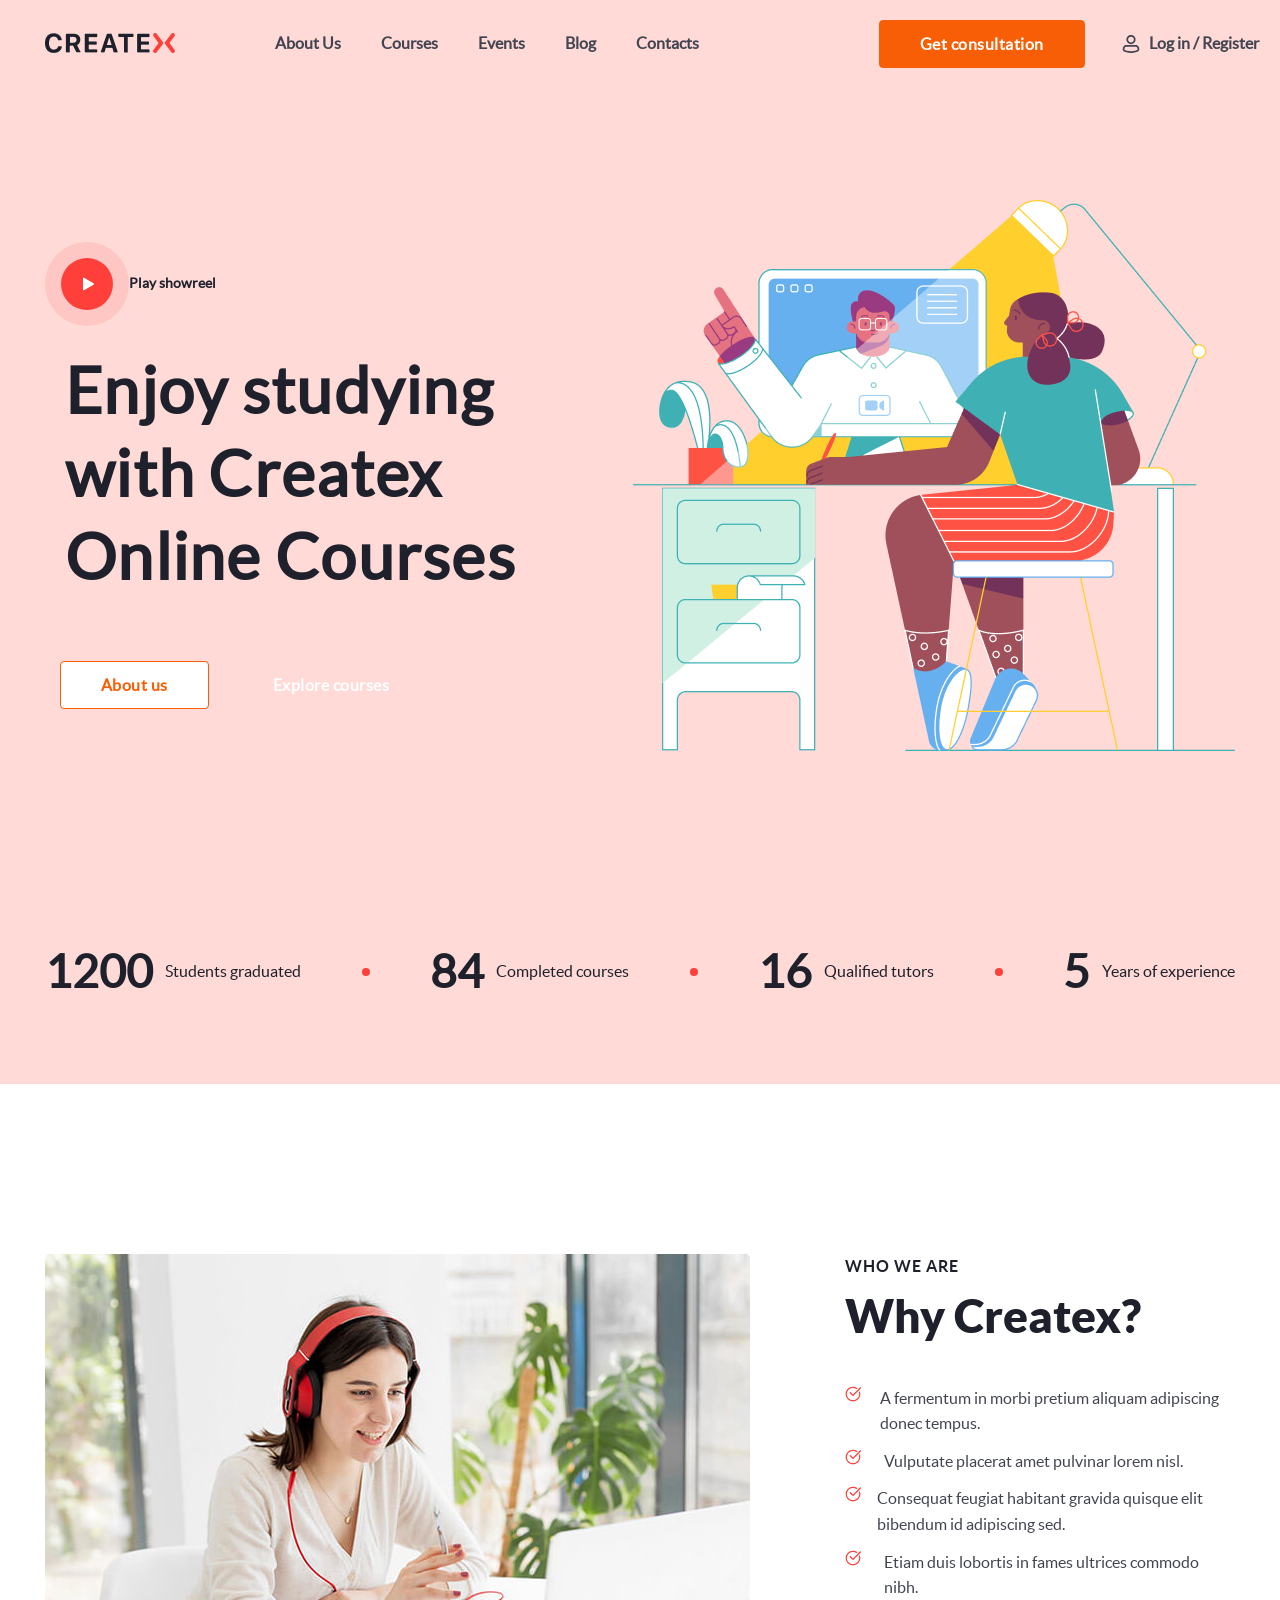
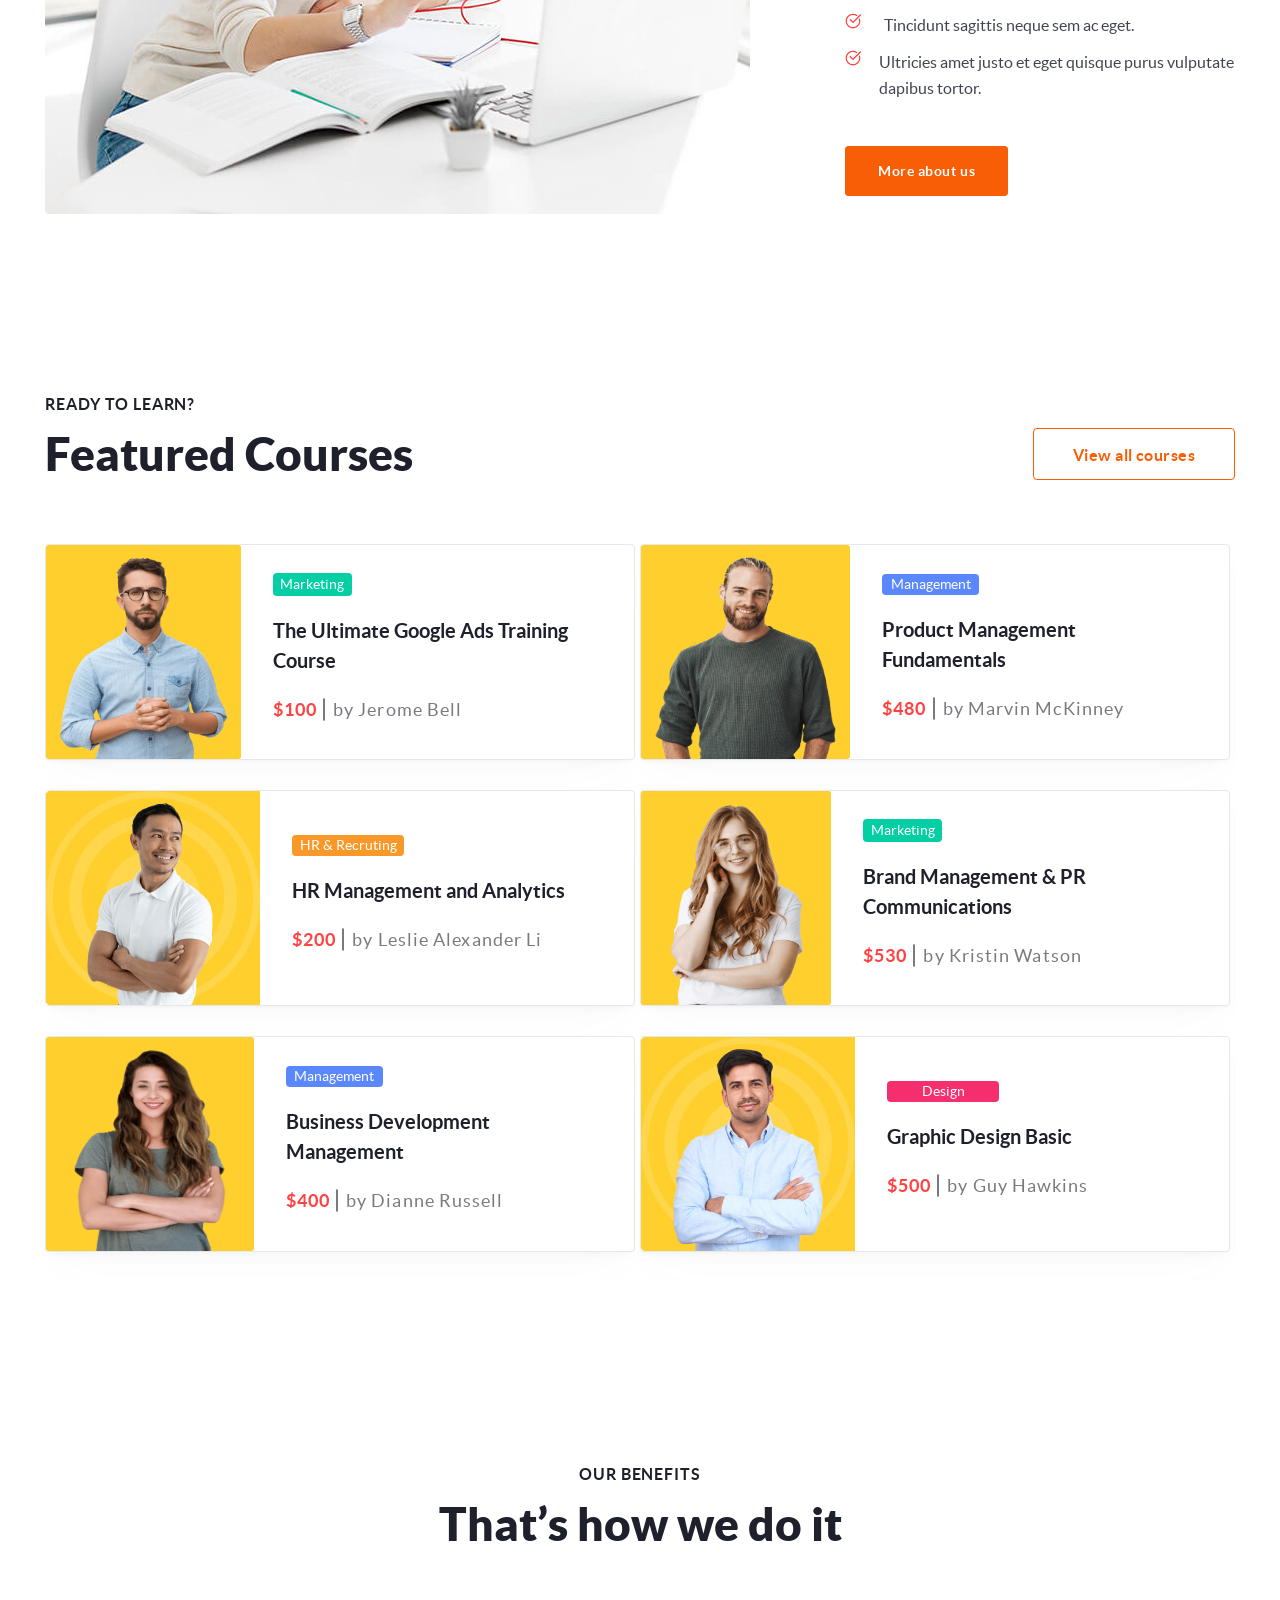
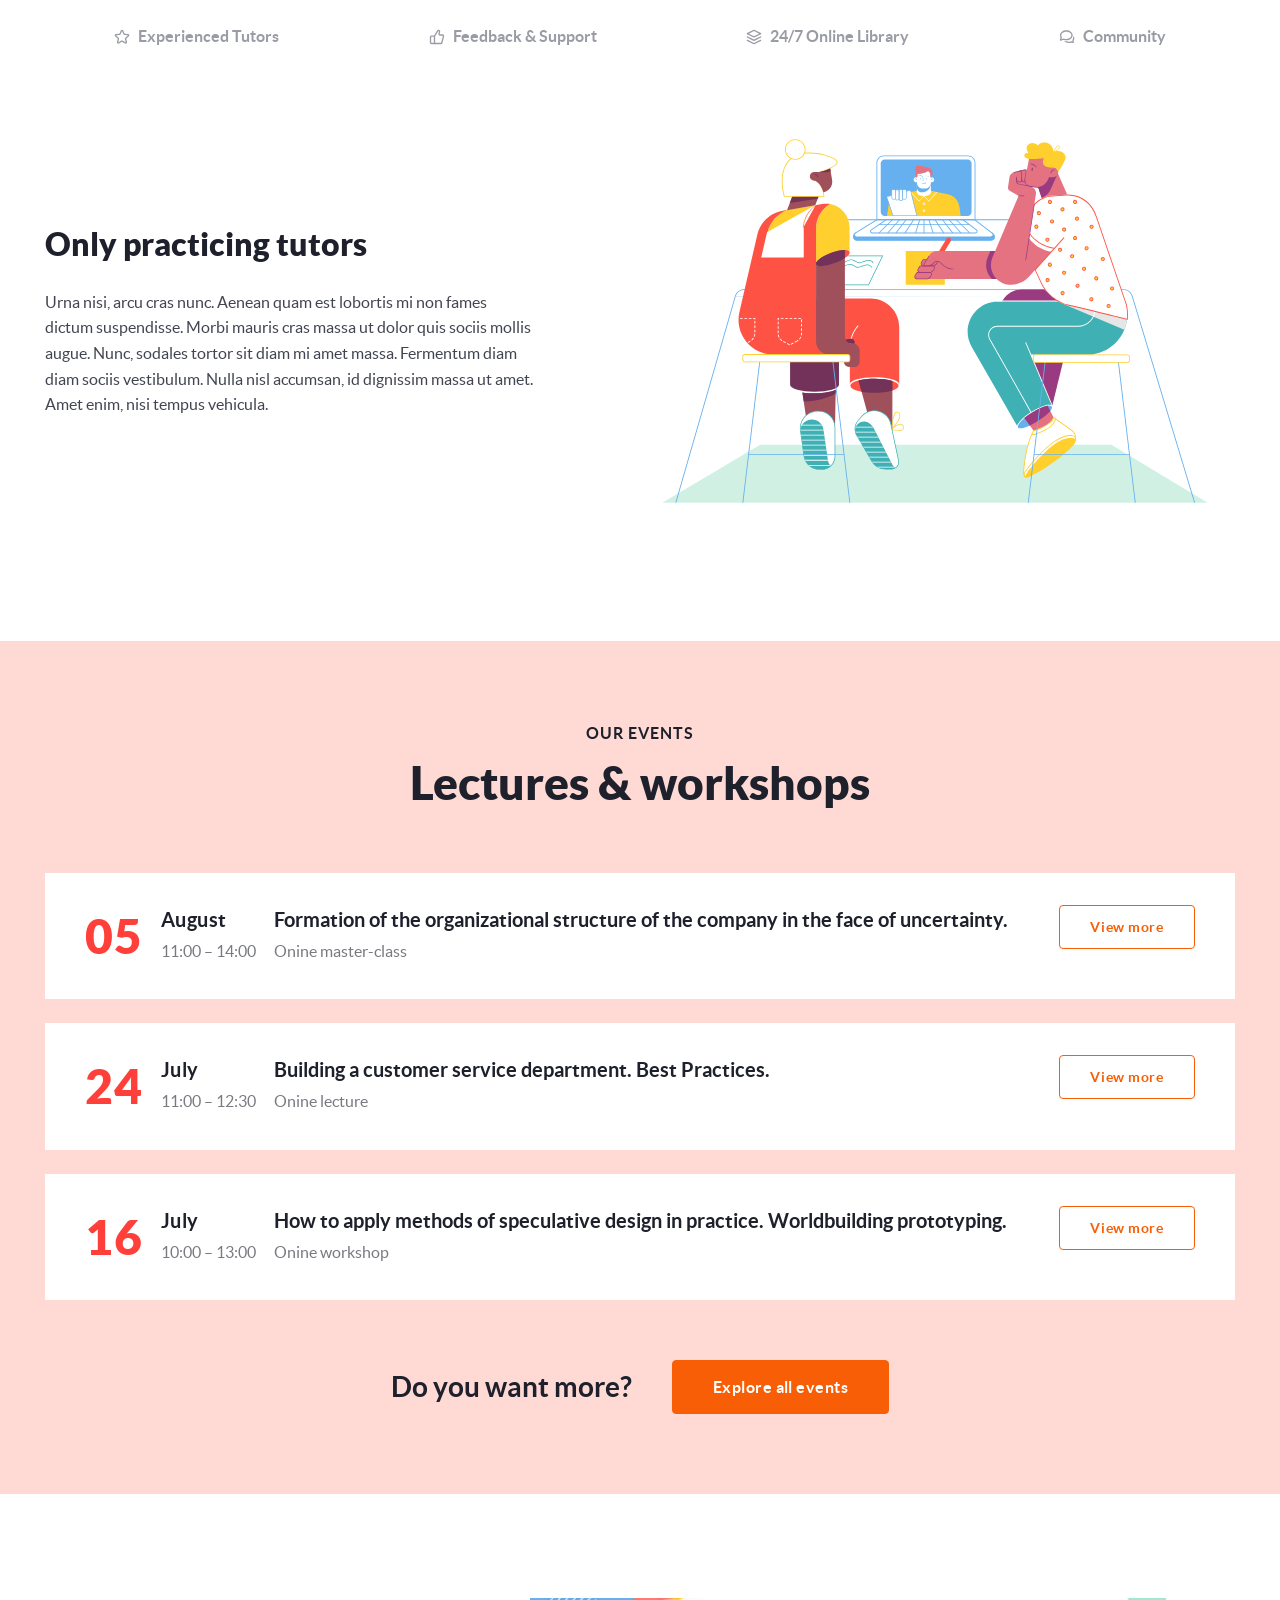
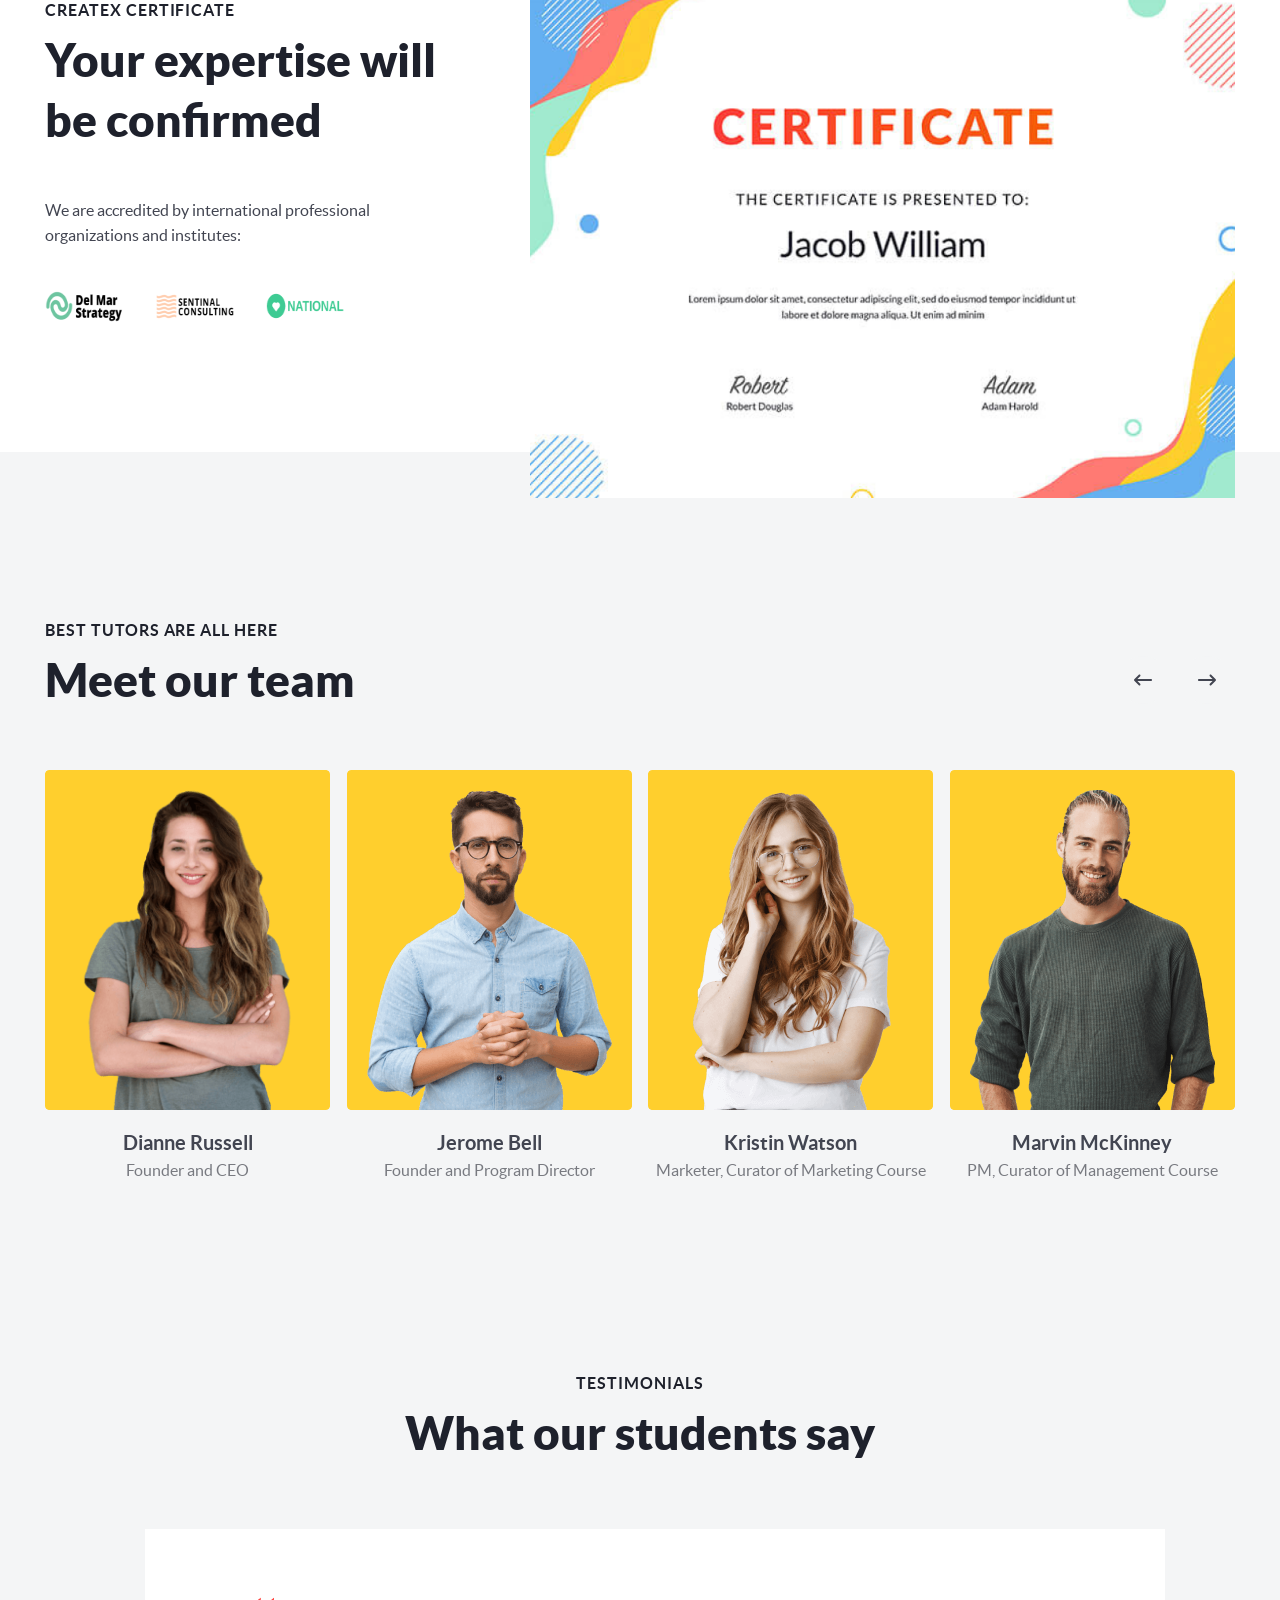
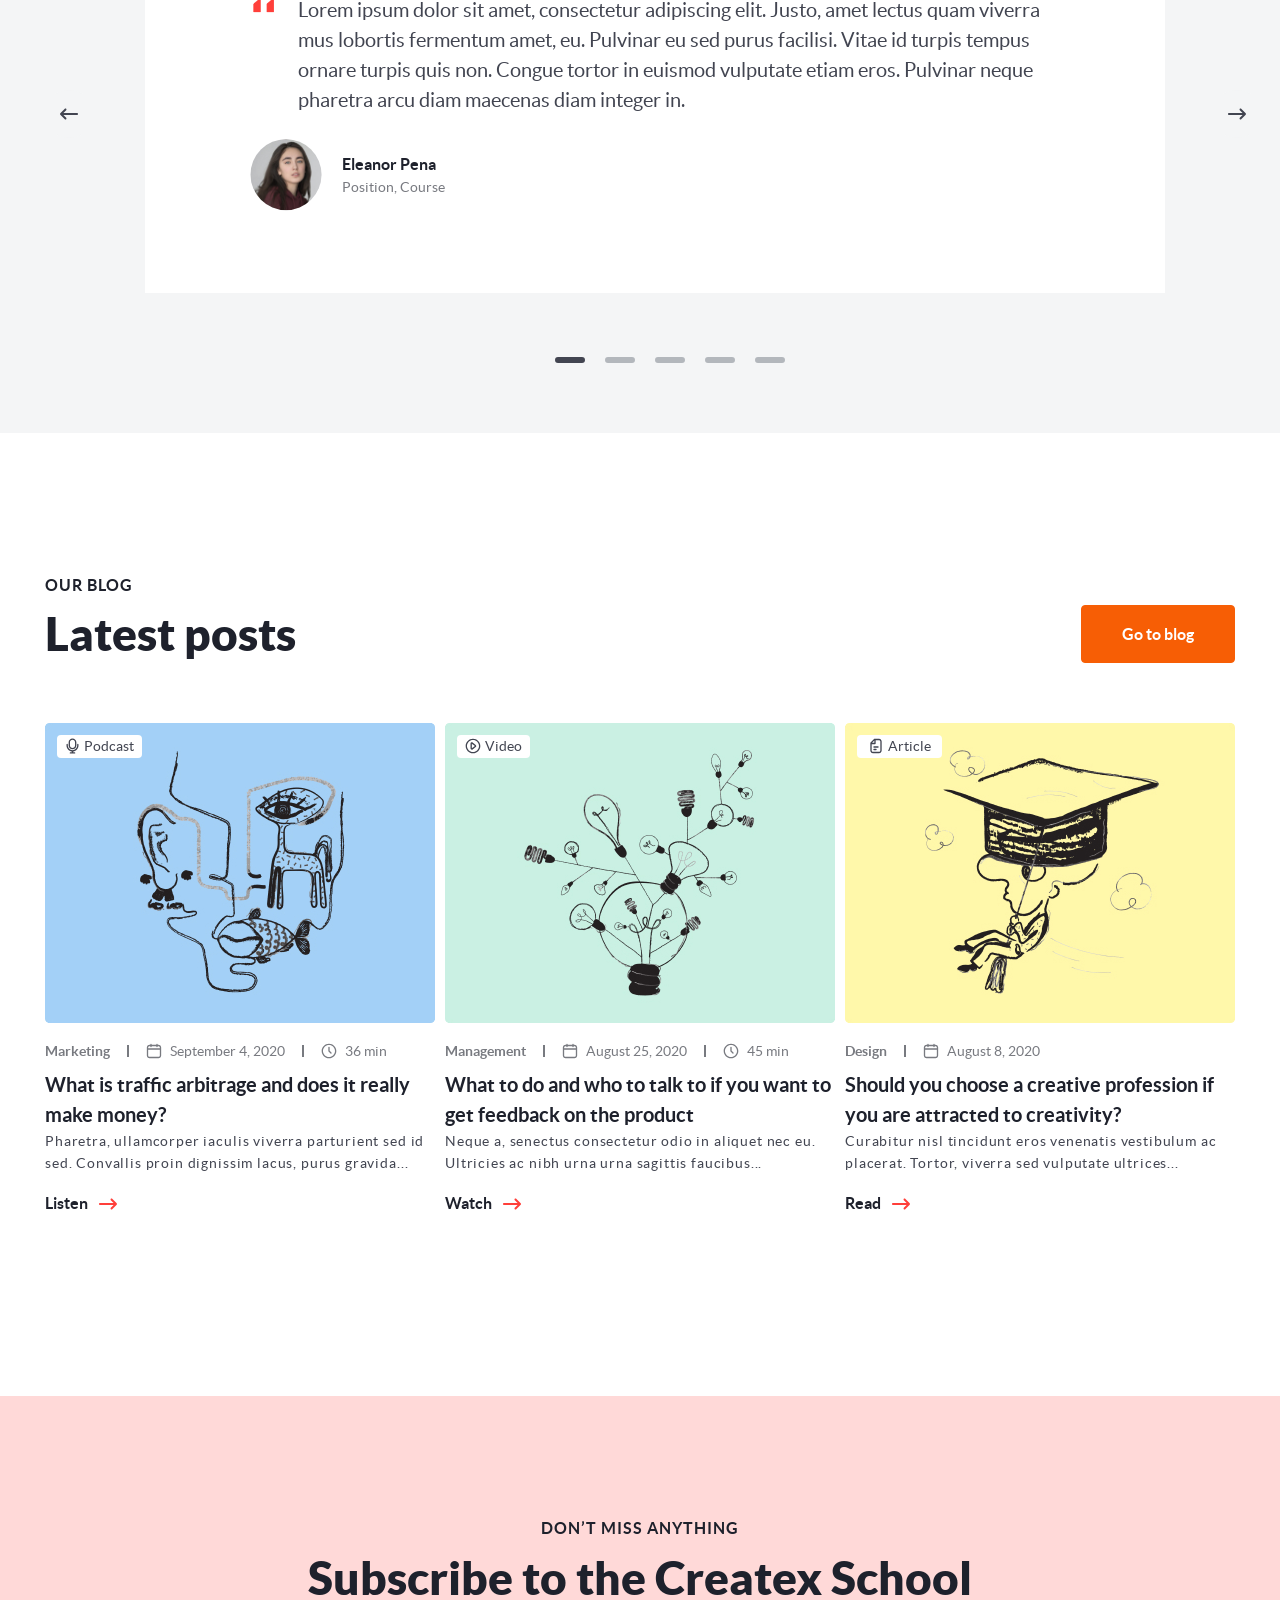
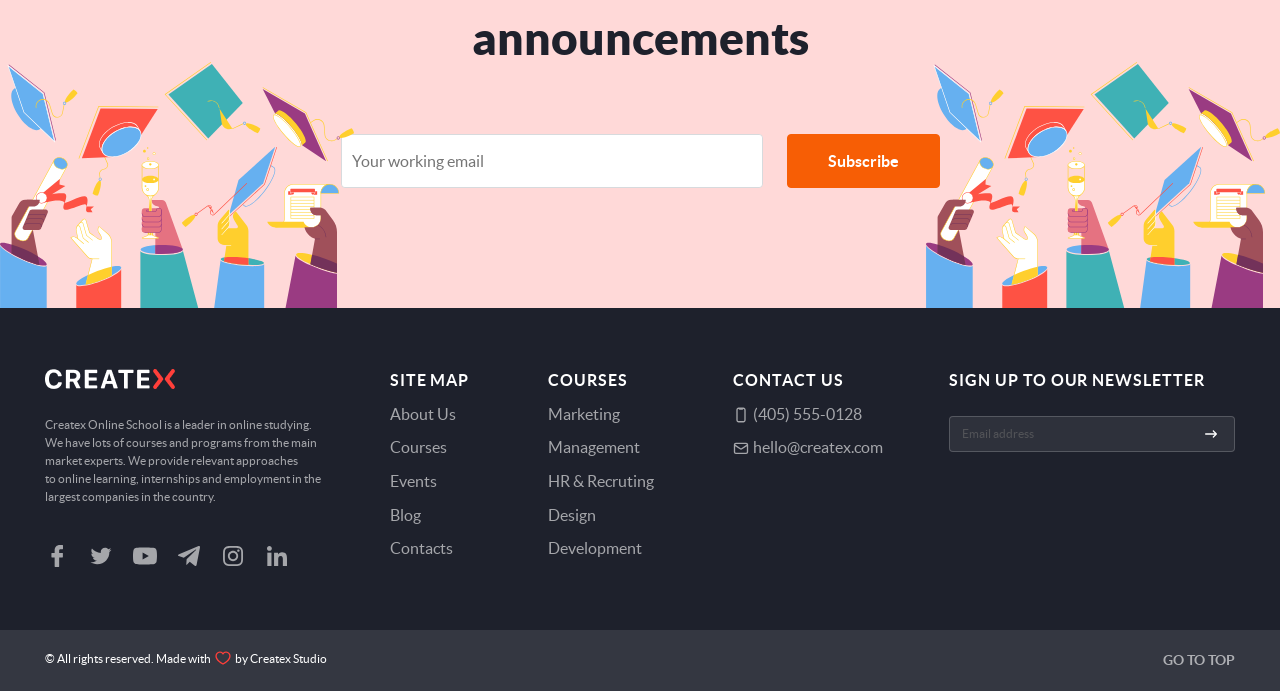
<file: index.html>
<!DOCTYPE html>
<html lang="en">
<head>
  <meta charset="UTF-8">
  <meta name="viewport" content="width=device-width, initial-scale=1.0">
  <meta http-equiv="X-UA-Compatible" content="ie=edge">
  <title class="ttl">Createx</title>
  <link rel="icon" href="../new_project/images/createx.ico" type="images/x-icon">
  <link rel="stylesheet" href="css/owl.carousel.css">
  <link rel="stylesheet" href="css/owl.theme.default.css">
  <link rel="stylesheet" href="css/reset.css">
  <link rel="stylesheet" href="css/style1.css">
  <link rel="stylesheet" href="css/media.css">
</head>
<body>
  <div class="menu--close"></div>
  <a id="top"></a>
  <!-- Прелоадер -->
<!-- <div class="preloader"></div> -->
 <!-- Прелоадер -->
  <header>
    <div class="container">
      <div class="header_inner">
        <div class="menu">
        <a href="#" class="logo-link">
          <img src="images/logo.png" width="130px" height="22px" alt="logo">
        </a>
        <nav>          
          <!-- ниже бургер -->
          <button class="span-nav-menu">
            <span></span>
            <span></span>
            <span></span>
            <span></span>
            <span></span>
          </button>
          <!-- конец бургер -->
          <ul class="nav-menu-list">
            <li class="menu-close"></li>
            <li>
              <a href="about_page.html" class="nav-menu-link">
                About Us
              </a>
            </li>
            <li>
              <a href="#" class="nav-menu-link">
                Courses
              </a>
            </li>
            <li>
              <a href="#" class="nav-menu-link">
                Events
              </a>
            </li>
            <li>
              <a href="#" class="nav-menu-link">
                Blog
              </a>
            </li>
            <li>
              <a href="#" class="nav-menu-link">
                Contacts
              </a>
            </li>
            <li>
              <ul class="mobile-menu-link-registration">
                <li>
                  <a href="#" class="btn-nav-menu">
                    Get consultation
                  </a>
                </li>
                <li>
                  <a href="#" class="menu-nav-registration">
                    Log in / Register
                  </a>
                </li>
              </ul>
            </li>
          </ul>
        </nav>
      </div>
<!-- регистр -->
        <ul class="menu-link-registration">
          <li>
            <a href="#" class="btn-nav-menu">
              Get consultation
            </a>
          </li>
          <li>
            <a href="#" class="menu-nav-registration">
              Log in / Register
            </a>
          </li>
        </ul>
      </div>
  </div>
  </header>
  <main>
<!-- первая секция -->
    <section class="hero-screen">
      <div class="container">
        <article class="site-left-right">
        <div class="site-left">
          <a href="#" class="play-text">
            Play showreel
          </a>
          <h1 class="play-title">
            Enjoy studying with Createx Online Courses
          </h1>
          <article class="hero-screen-button">
                <a href="#" class="about-us-link">About us</a>
                <a href="#" class="courses-link">Explore courses</a>
          </article>
        </div>
        <div class="site-right-img">
          <img src="images/hero-screen-images.png" width="602px" height="551px" alt="images people studying">
        </div>
      </article>
      <article>
        <ul class="number-students">
          <li>
            <span class="number-list">1200</span>
            Students graduated
          </li>
          <li>
            <svg  class="svg-point" width="8" height="8" viewBox="0 0 8 8" fill="none" xmlns="http://www.w3.org/2000/svg">
              <circle cx="4" cy="4" r="4" fill="#FF3F3A" />
            </svg>
          </li>
          <li>
            <span class="number-list">84</span>
            Completed courses
          </li>
          <li>
            <svg class="svg-point" width="8" height="8" viewBox="0 0 8 8" fill="none" xmlns="http://www.w3.org/2000/svg">
              <circle cx="4" cy="4" r="4" fill="#FF3F3A" />
            </svg>
          </li>
          <li>
            <span class="number-list">16</span>
            Qualified tutors
          </li>
          <li>
            <svg class="svg-point" width="8" height="8" viewBox="0 0 8 8" fill="none" xmlns="http://www.w3.org/2000/svg">
              <circle cx="4" cy="4" r="4" fill="#FF3F3A" />
            </svg>
          </li>
          <li>
            <span class="number-list">5</span>
            Years of experience
          </li>
        </ul>
      </article>
      </div>
    </section>
<!-- вторая секция -->
    <section>
      <div class="container">
        <div class="Why_Createx_section_2">
            <img src="images/girl_section_2.png" width="705px" height="560px" alt="girl is studying">
          <div class="Why_Createx_text_right">
            <h4 class="Why_Createx_text">Who we are</h4>
            <h2 class="Why_Createx_title">Why Createx?</h2>
            <div>
              <h4 class="Why_Createx_text_and_svg">
                A fermentum in morbi pretium aliquam adipiscing donec tempus.
              </h4>
              <h4 class="Why_Createx_text_and_svg">
                Vulputate placerat amet pulvinar lorem nisl.
              </h4>
              <h4 class="Why_Createx_text_and_svg">
                Consequat feugiat habitant gravida quisque elit bibendum id adipiscing sed.
              </h4>
              <h4 class="Why_Createx_text_and_svg">
                Etiam duis lobortis in fames ultrices commodo nibh.
              </h4>
              <h4 class="Why_Createx_text_and_svg">Tincidunt sagittis neque sem ac eget.</h4>
              <h4 class="Why_Createx_text_and_svg">Ultricies amet justo et eget quisque purus vulputate dapibus tortor.</h4>
            </div>
            <a href="3" class="more-about-button">
                More about us
              </a>
          </div>
        </div>
      </div>
    </section>
<!-- 3 секция -->
    <section>
      <div class="container">
        <div class="Featured_Courses">
          <h4>Ready to learn?</h4>
          <div class="Featured_Courses_button">
            <h3>Featured Courses</h3>
            <a href="#" class="all_courses_btn">View all courses</a>
          </div>
          <div class="teachers_inner">
            <div class="owl-carousel first-carousel">
            <article class="teachers_item_img">
              <img src="images/teacher_Jerome.png" width="214px" height="214px"  alt="Teacher">
              <div class="teacher_item">
                <a href="#" class="Marketing_link">Marketing</a>
                <a href="#" class="name_course_link">The Ultimate Google Ads Training Course</a>
                <h4>
                  $100 
                  <span class="name_teacher">
                    <span></span>
                    by Jerome Bell
                  </span>
                </h4>
              </div>
            </article>
            <article class="teachers_item_img">
              <img src="images/teacher_marvin.png" width="214px" height="214px"  alt="Teacher">
              <div class="teacher_item">
                <a href="#" class="Management_link">Management</a>
                <a href="#" class="name_course_link">Product Management Fundamentals</a>
                <h4>
                  $480 
                  <span class="name_teacher">
                    <span></span>
                    by Marvin McKinney
                  </span>
                </h4>
              </div>
            </article>
            </div>
            <div class="owl-carousel first-carousel">
            <article class="teachers_item_img">
              <img src="images/teacher_les.png" width="214px" height="214px"  alt="Teacher">
              <div class="teacher_item">
                <a href="#" class="HR_link">HR & Recruting</a>
                <a href="#" class="name_course_link">HR  Management and Analytics</a>
                <h4>
                  $200
                  <span class="name_teacher">
                    <span></span>
                    by Leslie Alexander Li
                  </span>
                </h4>
              </div>
            </article>
            <article class="teachers_item_img">
              <img src="images/teacher_kris.png" width="214px" height="214px"  alt="Teacher">
              <div class="teacher_item">
                <a href="#" class="Marketing_link">Marketing</a>
                <a href="#" class="name_course_link">Brand Management & PR Communications</a>
                <h4>
                  $530
                  <span class="name_teacher">
                    <span></span>
                    by Kristin Watson
                  </span>
                </h4>
              </div>
            </article>
            </div>
            <div class="owl-carousel first-carousel">
            <article class="teachers_item_img">
              <img src="images/teacher_dian.png" width="214px" height="214px"  alt="Teacher">
              <div class="teacher_item">
                <a href="#" class="Management_link">Management</a>
                <a href="#" class="name_course_link">Business Development Management</a>
                <h4>
                  $400
                  <span class="name_teacher">
                    <span></span>
                    by Dianne Russell
                  </span>
                </h4>
              </div>
            </article>
            <article class="teachers_item_img">
              <img src="images/teacher_guy.png" width="214px" height="214px"  alt="Teacher">
              <div class="teacher_item">
                <a href="#" class="Design_link">Design</a>
                <a href="#" class="name_course_link">Graphic Design Basic</a>
                <h4>
                  $500
                  <span class="name_teacher">
                    <span></span>
                    by Guy Hawkins
                  </span>
                </h4>
              </div>
            </article>
            </div>
          </div>
        </div>
      </div>
    </section>
<!-- 4 секция -->
    <section>
      <div class="container">
        <div class="Our_benefits">
          <h5>Our benefits</h5>
          <h4>That’s how we do it</h4>
          <ul class="benefits-item">
            <li>
              <a href="#">Experienced Tutors</a>
            </li>
            <li>
              <a href="#">Feedback & Support</a>
            </li>
            <li>
              <a href="#">24/7 Online Library</a>
            </li>
            <li>
              <a href="#">Community</a>
            </li>
          </ul>
          <div class="practicing-tutors_img">
            <article class="practicing-tutors_left">
            <h3>Only practicing tutors</h3>
            <p>Urna nisi, arcu cras nunc. Aenean quam est lobortis mi non fames dictum suspendisse. Morbi mauris cras massa ut dolor quis sociis mollis augue. Nunc, sodales tortor sit diam mi amet massa. Fermentum diam diam sociis vestibulum. Nulla nisl accumsan, id dignissim massa ut amet. Amet enim, nisi tempus vehicula.</p>
          </article>
              <img src="images/our-benefits.svg" alt="girl and boy are studying" width="600px" height="400px">
          </div>
        </div>
      </div>
    </section>
<!-- секция номер 5 -->
    <section class="Our_Events">
      <div class="container">
        <div class="events">
          <h5 class="events_title">Our Events</h5>
          <h3>Lectures & workshops</h3>
          <article class="Event_details">
            <h4>05</h4>
            <div class="Event_details_date">
              <h4>August</h4>
              <h5>11:00 – 14:00</h5>
            </div>
            <div class="Event_details_name">
              <p>Formation of the organizational structure of the company in the face of uncertainty.</p>
              <h5>Onine master-class</h5>
            </div>
            <a href="#" class="event_btn">View more</a>
          </article>
          <article class="Event_details">
            <h4>24</h4>
            <div class="Event_details_date">
              <h4>July</h4>
              <h5>11:00 – 12:30</h5>
            </div>
            <div class="Event_details_name">
              <p>Building a customer service department. Best Practices.</h5>
              <h5>Onine lecture</h5>
            </div>
            <a href="#" class="event_btn">View more</a>
          </article>
          <article class="Event_details">
            <h4>16</h4>
            <div class="Event_details_date">
              <h4>July</h4>
              <h5>10:00 – 13:00</h5>
            </div>
            <div class="Event_details_name">
              <p>How to apply methods of speculative design in practice. Worldbuilding prototyping.</p>
              <h5>Onine workshop</h5>
            </div>
            <a href="#" class="event_btn">View more</a>
          </article>
          <div class="all_events">
            <h5>Do you want more?</h5>
            <a href="#" class="all_events_btn">Explore all events</a>
          </div>
        </div>
      </div>
    </section>
<!-- секция номер 6 -->
    <section>
      <div class="container">
        <div class="Certificate">
          <div class="Certificate_createx">
            <h5>Createx Certificate</h5>
            <h4>Your expertise will be confirmed</h4>
            <p>We are accredited by international professional organizations and institutes:</p>
            <img src="images/accredited.png" alt="accredited"  width="300px" height="50px">
          </div>
          <img src="images/certificate.png" alt="Certificate" width="705px" height="500px" class="Certificate_img">
        </div>
      </div>
    </section>
<!-- секция номер 7 -->
    <section class="our_team">
      <div class="container">
        <div class="team_inner">
          <h5>Best tutors are all here</h5>
          <div class="title_and_arrow">
            <h4>Meet our team</h4>
            <div class="arrow_our_team">
              <a href="#" class="arrow_left"></a>
              <a href="#" class="arrow_right"></a>
            </div>
          </div>
          <!-- <div class="owl-carousel third-carousel"> -->
          <div class="card_teachers">
            <article class="teachers_inner_card">
              <img src="images/teacher_dian.png" width="285px" height="340px">
              <div class="gradient"></div>
              <a href="#" class="fb_icon"></a>
              <a href="#" class="inst_icon"></a>
              <a href="#" class="link_in_icon"></a>
              <h4>Dianne Russell</h4>
              <h5>Founder and CEO</h5>
            </article>
            <article class="teachers_inner_card">
              <img src="images/teacher_Jerome.png" width="285px" height="340px">
              <div class="gradient"></div>
              <a href="#" class="fb_icon"></a>
              <a href="#" class="inst_icon"></a>
              <a href="#" class="link_in_icon"></a>
              <h4>Jerome Bell</h4>
              <h5>Founder and Program Director</h5>
            </article>
            <article class="teachers_inner_card">
              <img src="images/teacher_kris.png" width="285px" height="340px">
              <div class="gradient"></div>
              <a href="#" class="fb_icon"></a>
              <a href="#" class="inst_icon"></a>
              <a href="#" class="link_in_icon"></a>
              <h4>Kristin Watson</h4>
              <h5>Marketer, Curator of Marketing Course</h5>
            </article>
            <article class="teachers_inner_card">
              <img src="images/teacher_marvin.png" width="285px" height="340px">
              <div class="gradient"></div>
              <a href="#" class="fb_icon"></a>
              <a href="#" class="inst_icon"></a>
              <a href="#" class="link_in_icon"></a>
              <h4>Marvin McKinney</h4>
              <h5>PM, Curator of Management Course</h5>
            </article>
        </div>
      <!-- </div> -->
        </div>
      </div>
    </section>
<!-- секция 8 -->
<section class="students_say">
  <div class="container">
    <div class="students">
      <h5>TESTIMONIALS</h5>
      <h4>What our students say</h4>
    </div>
    <div class="owl-carousel owl-carousel-second second-carousel">
      <article class="carusel_item">
        <div class="carusel_inner">
          <img src="images/quotes.png" height="20px" width="28px" alt="quotes">
        <p>Lorem ipsum dolor sit amet, consectetur adipiscing elit. Justo, amet lectus quam viverra mus lobortis fermentum amet, eu. Pulvinar eu sed purus facilisi. Vitae id turpis tempus ornare turpis quis non. Congue tortor in euismod vulputate etiam eros. Pulvinar neque pharetra arcu diam maecenas diam integer in.
          </p>
        </div>
        <article class="student_name">
          <img src="images/carusel_img_girl.svg" width="72px" height="72px">
          <div class="name_carusel">
            <h4>Eleanor Pena</h4>
            <h5>Position, Course</h5>
          </div>
        </article>
      </article>
      <article class="carusel_item">
        <div class="carusel_inner">
          <img src="images/quotes.png" height="20px" width="28px" alt="quotes">
        <p>Lorem ipsum dolor sit amet, consectetur adipiscing elit. Justo, amet lectus quam viverra mus lobortis fermentum amet, eu. Pulvinar eu sed purus facilisi. Vitae id turpis tempus ornare turpis quis non. Congue tortor in euismod vulputate etiam eros. Pulvinar neque pharetra arcu diam maecenas diam integer in.
          </p>
        </div>
        <article class="student_name">
          <img src="images/carusel_img_girl.svg" width="72px" height="72px">
          <div class="name_carusel">
            <h4>Eleanor Pena</h4>
            <h5>Position, Course</h5>
          </div>
        </article>
      </article>
      <article class="carusel_item">
        <div class="carusel_inner">
          <img src="images/quotes.png" height="20px" width="28px" alt="quotes">
        <p>Lorem ipsum dolor sit amet, consectetur adipiscing elit. Justo, amet lectus quam viverra mus lobortis fermentum amet, eu. Pulvinar eu sed purus facilisi. Vitae id turpis tempus ornare turpis quis non. Congue tortor in euismod vulputate etiam eros. Pulvinar neque pharetra arcu diam maecenas diam integer in.
          </p>
        </div>
        <article class="student_name">
          <img src="images/carusel_img_girl.svg" width="72px" height="72px">
          <div class="name_carusel">
            <h4>Eleanor Pena</h4>
            <h5>Position, Course</h5>
          </div>
        </article>
      </article>
      <article class="carusel_item">
        <div class="carusel_inner">
          <img src="images/quotes.png" height="20px" width="28px" alt="quotes">
        <p>Lorem ipsum dolor sit amet, consectetur adipiscing elit. Justo, amet lectus quam viverra mus lobortis fermentum amet, eu. Pulvinar eu sed purus facilisi. Vitae id turpis tempus ornare turpis quis non. Congue tortor in euismod vulputate etiam eros. Pulvinar neque pharetra arcu diam maecenas diam integer in.
          </p>
        </div>
        <article class="student_name">
          <img src="images/carusel_img_girl.svg" width="72px" height="72px">
          <div class="name_carusel">
            <h4>Eleanor Pena</h4>
            <h5>Position, Course</h5>
          </div>
        </article>
      </article>
      <article class="carusel_item">
        <div class="carusel_inner">
          <img src="images/quotes.png" height="20px" width="28px" alt="quotes">
        <p>Lorem ipsum dolor sit amet, consectetur adipiscing elit. Justo, amet lectus quam viverra mus lobortis fermentum amet, eu. Pulvinar eu sed purus facilisi. Vitae id turpis tempus ornare turpis quis non. Congue tortor in euismod vulputate etiam eros. Pulvinar neque pharetra arcu diam maecenas diam integer in.
          </p>
        </div>
        <article class="student_name">
          <img src="images/carusel_img_girl.svg" width="72px" height="72px">
          <div class="name_carusel">
            <h4>Eleanor Pena</h4>
            <h5>Position, Course</h5>
          </div>
        </article>
      </article>
  </div>
</div>
</section>
<!-- секция 9 -->
<section>
  <div class="container">
    <div class="Our_blog_inner">
      <p>OUR BLOG</p>
      <div class="posts_btn">
        <h4>Latest posts</h4>
        <a href="#" class="button_blog">Go to blog</a>
      </div>
      <div class="card_blog_item">
        <article class="card_blog_inner">
          <img src="images/our_blog_1.png"  alt="girl" width="390px" height="300px">
          <a href="#" class="Podcast-link">Podcast</a>
          <div class="card_blog_title">
            <h4>Marketing</h4>
            <span></span>
            <h5>September 4, 2020</h5>
            <span></span>
            <h6>36 min</h6>
          </div>
          <h4>What is traffic arbitrage and does it really make money?</h4>
          <p class="blog-text">Pharetra, ullamcorper iaculis viverra parturient sed id sed. Convallis proin dignissim lacus, purus gravida...</p>
          <a href="#" class="Listen_link">Listen</a>
        </article>
        <article class="card_blog_inner">
          <img src="images/our_blog_2.png"  alt="girl" width="390px" height="300px">
          <a href="#" class="Video-link">Video</a>
          <div class="card_blog_title">
            <h4>Management</h4>
            <span></span>
            <h5>August 25, 2020</h5>
            <span></span>
            <h6>45 min</h6>
          </div>
          <h4>What to do and who to talk to if you want to get feedback on the product</h4>
          <p class="blog-text">Neque a, senectus consectetur odio in aliquet nec eu. Ultricies ac nibh urna urna sagittis faucibus...</p>
          <a href="#" class="Listen_link">Watch</a>
        </article>
        <article class="card_blog_inner">
          <img src="images/our_blog_3.png"  alt="girl" width="390px" height="300px">
          <a href="#" class="Article_link">Article</a>
          <div class="card_blog_title">
            <h4>Design</h4>
            <span></span>
            <h5>August 8, 2020</h5>
          </div>
          <h4>Should you choose a creative profession if you are attracted to creativity?</h4>
          <p class="blog-text">Curabitur nisl tincidunt eros venenatis vestibulum ac placerat. Tortor, viverra sed vulputate ultrices...</p>
          <a href="#" class="Listen_link">Read</a>
        </article>
      </div>
    </div>
  </div>
</section>
<!-- секция 10 -->
<section class="email_for_Subscribe">
  <div class="container">
    <img src="images/subscribe_image_1.svg" class="img_subscribe_1"  width="354px" height="246px" alt="subscribe">
    <img src="images/subscribe_image_2.svg" class="img_subscribe_2" width="354px" height="246px" alt="subscribe">
    <div class="Subscribe">
      <h5>Don’t miss anything</h5>
      <h4>Subscribe to the Createx School <br>
        announcements</h4>
      <article class="email_form_inner">
        <form action="" method="post" name="register">
          <input type="email" name="Email" placeholder="Your working email">
        </form>
        <button class="button_subscribe" type="submit">
          Subscribe
        </button>
      </article>
    </div>
  </div>
</section>
</main>
<footer>
  
    <div class="footer_part_1">
      <div class="container">
        <div class="footer_item">
          <article class="footer_title">
            <a href="#">
              <img src="images/logo_footer.png" width="130px" height="22px" alt="logo">
            </a>
            <p>Createx Online School is a leader in online studying. We have lots of courses and programs from the main market experts. We provide relevant approaches to online learning, internships and employment in the largest companies in the country. </p>
            <ul>
              <li>
                <a href="#" class="facebook-item" target="_blank"></a>
              </li>
              <li>
                <a href="#" class="twitter-item" target="_blank"></a>
              </li>
              <li>
                <a href="#" class="youtube-item" target="_blank"></a>
              </li>
              <li>
                <a href="#" class="telegram-item" target="_blank"></a>
              </li>
              <li>
                <a href="#" class="inst-item" target="_blank"></a>
              </li>
              <li>
                <a href="#" class="linked-item" target="_blank"></a>
              </li>
            </ul>
          </article>
          <article class="footer_list">
            <ul>
              <li class="name_nav_footer">
                <h5>SITE MAP</h5>
              </li>
              <li>
                <a href="#" class="link-footer-item">About Us</a>
              </li>
              <li>
                <a href="#" class="link-footer-item">Courses</a>
              </li>
              <li>
                <a href="#" class="link-footer-item">Events</a>
              </li>
              <li>
                <a href="#" class="link-footer-item">Blog</a>
              </li>
              <li>
                <a href="#" class="link-footer-item">Contacts</a>
              </li>
            </ul>
            <ul>
              <li class="name_nav_footer">
                <h5>COURSES</h5>
              </li>
              <li>
                <a href="#" class="link-footer-item">Marketing</a>
              </li>
              <li>
                <a href="#" class="link-footer-item">Management</a>
              </li>
              <li>
                <a href="#" class="link-footer-item">HR & Recruting</a>
              </li>
              <li>
                <a href="#" class="link-footer-item">Design</a>
              </li>
              <li>
                <a href="#" class="link-footer-item">Development</a>
              </li>
            </ul>
            <ul>
              <li class="name_nav_footer">
                <h5>CONTACT US</h5>
              </li>
              <li>
                <a href="tel:+4055550128" class="link-footer-item tel-item">(405) 555-0128</a>
              </li>
              <li>
                <a href="mailto:hello@createx.com" class="link-footer-item mail-item">hello@createx.com</a>
              </li>
            </ul>
          </article>
          <article class="footer_email">
            <h4>SIGN UP TO OUR NEWSLETTER</h4>
            <form action="" method="post" name="register">
              <input type="email" name="Email" placeholder="Email address" class="input_footer">
            </form>
            <button type="submit" class="form_fotter_button"></button>
          </article>
        </div>
      </div>
    </div>
    <div class="footer_part_2">
      <div class="container">
        <div class="reserved_inner">
          <div class="title_inner_footer">
            <h5>© All rights reserved. Made with</h5>
            <h6>by Createx Studio </h6>
          </div>
          <a href="#top" class="top-item">GO TO TOP</a>
        </div>
      </div>
    </div>
</footer>
<!-- ниже три скрипта, самый последний стандартный на вс коде,  выше для карусели, самый первый джиквери))-->
  <script src="https://code.jquery.com/jquery-3.7.1.js" integrity="sha256-eKhayi8LEQwp4NKxN+CfCh+3qOVUtJn3QNZ0TciWLP4=" crossorigin="anonymous"></script>
  <script src="js/owl.carousel.js"></script>
  <script src="js/main.js"></script>
</body>
</html>
</file>
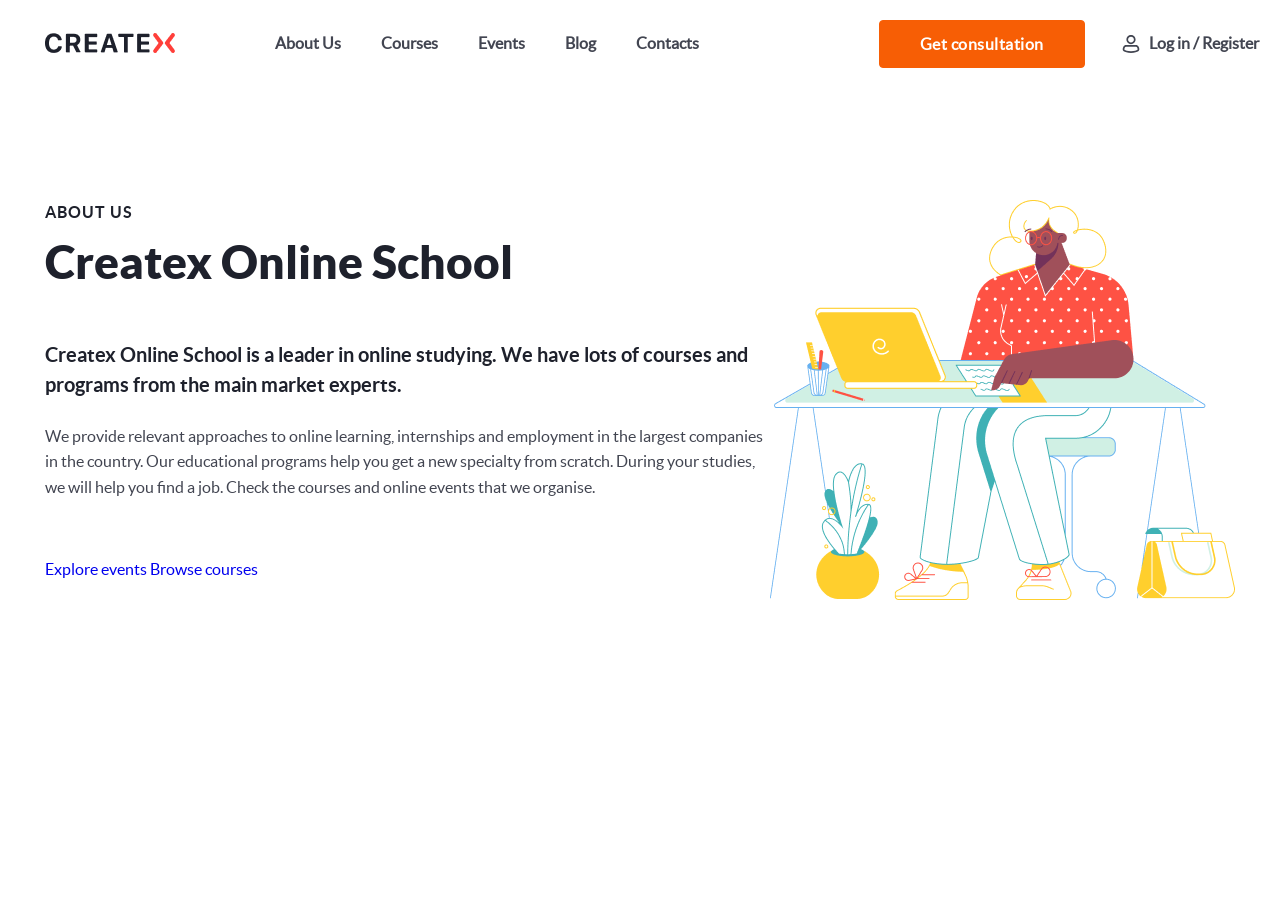
<file: about_page.html>
<!DOCTYPE html>
<html lang="en">
<head>
    <meta charset="UTF-8">
    <meta name="viewport" content="width=device-width, initial-scale=1.0">
    <meta http-equiv="X-UA-Compatible" content="ie=edge">
    <title class="ttl">Createx</title>
    <link rel="icon" href="../new_project/images/createx.ico" type="images/x-icon">
    <!-- <link rel="stylesheet" href="css/owl.carousel.css">
    <link rel="stylesheet" href="css/owl.theme.default.css"> -->
    <link rel="stylesheet" href="css/reset.css">
    <link rel="stylesheet" href="css/style1.css">
    <link rel="stylesheet" href="css/media.css">
</head>
<body>
<header>
    <div class="container">
        <div class="header_inner">
            <div class="menu">
                <a href="index.html" class="logo-link">
                <img src="images/logo.png" width="130px" height="22px" alt="logo">
                </a>
            <nav>          
<!-- ниже бургер -->
            <button class="span-nav-menu">
                <span></span>
                <span></span>
                <span></span>
                <span></span>
                <span></span>
            </button>
<!-- конец бургер -->
            <ul class="nav-menu-list">
                <li class="menu-close"></li>
                <li>
                <a href="about_page.html" class="nav-menu-link">
                    About Us
                </a>
                </li>
                <li>
                <a href="#" class="nav-menu-link">
                    Courses
                </a>
                </li>
                <li>
                <a href="#" class="nav-menu-link">
                    Events
                </a>
                </li>
                <li>
                <a href="#" class="nav-menu-link">
                    Blog
                </a>
                </li>
                <li>
                <a href="#" class="nav-menu-link">
                    Contacts
                </a>
                </li>
                <li>
                <ul class="mobile-menu-link-registration">
                    <li>
                        <a href="#" class="btn-nav-menu">
                        Get consultation
                        </a>
                    </li>
                    <li>
                        <a href="#" class="menu-nav-registration">
                        Log in / Register
                    </a>
                    </li>
                </ul>
                </li>
            </ul>
            </nav>
        </div>
    <!-- регистр -->
            <ul class="menu-link-registration">
            <li>
                <a href="#" class="btn-nav-menu">
                    Get consultation
                </a>
            </li>
            <li>
                <a href="#" class="menu-nav-registration">
                    Log in / Register
                </a>
            </li>
            </ul>
            </div>
        </div>
</header>
<main>
    <section class="part_about_us">
        <div class="container">
            <div class="left-right-site">
                <div>
                    <h4>About us</h4>
                    <h2>Createx Online School</h2>
                    <p class="text_about_us">
                        Createx Online School is a leader in online studying. We have lots of courses and programs from the main market experts.
                    </p>
                    <p class="We_provide">
                        We provide relevant approaches to online learning, internships and employment in the largest companies in the country. Our educational programs help you get a new specialty from scratch. During your studies, we will help you find a job. Check the courses and online events that we organise.
                    </p>
                    <div class="button_about_us">
                        <a href="#" class="1st_button">Explore events</a>
                        <a href="#" class="2d_button">Browse courses</a>
                    </div>
                </div>
                <img src="images/play-hover_img.png" alt="picture about us" width="465px" height="400px">
            </div>
        </div>
    </section>
</main>
<script src="js/main.js"></script>
</body>
</html>
</file>
<file: css/style1.css>
@charset "UTF-8";
@font-face {
  font-family: "latoblack";
  src: url("../fonts/lato-black-webfont.eot");
  src: url("../fonts/lato-black-webfont.eot?#iefix") format("embedded-opentype"), url("../fonts/lato-black-webfont.woff2") format("woff2"), url("../fonts/lato-black-webfont.woff") format("woff"), url("../fonts/lato-black-webfont.ttf") format("truetype"), url("../fonts/lato-black-webfont.svg#latoblack") format("svg");
  font-weight: normal;
  font-style: normal;
}
@font-face {
  font-family: "latobold";
  src: url("../fonts/lato-bold-webfont.eot");
  src: url("../fonts/lato-bold-webfont.eot?#iefix") format("embedded-opentyve"), url("../fonts/lato-bold-webfont.woff2") format("woff2"), url("../fonts/lato-bold-webfont.woff") format("woff"), url("../fonts/lato-bold-webfont.ttf") format("truetype"), url("../fonts/lato-bold-webfont.svg#latobold") format("svg");
  font-weight: normal;
  font-style: normal;
}
@font-face {
  font-family: "latoregular";
  src: url("../fonts/lato-regular-webfont.eot");
  src: url("../fonts/lato-regular-webfont.eot?#iefix") format("embedded-opentype"), url("../fonts/lato-regular-webfont.woff2") format("woff2"), url("../fonts/lato-regular-webfont.woff") format("woff"), url("../fonts/lato-regular-webfont.ttf") format("truetype"), url("../fonts/lato-regular-webfont.svg#latoregular") format("svg");
  font-weight: normal;
  font-style: normal;
}
.part_about_us {
  padding-top: 200px;
}
.part_about_us .left-right-site {
  display: flex;
  justify-content: space-between;
}
.part_about_us .left-right-site div h4 {
  font-family: "latobold";
  font-weight: 700;
  font-size: 16px;
  line-height: 150%;
  letter-spacing: 0.06em;
  text-transform: uppercase;
  color: #1e212c;
  margin-bottom: 8px;
}
.part_about_us .left-right-site div h2 {
  font-family: "latoblack";
  font-weight: 900;
  font-size: 46px;
  line-height: 130%;
  color: #1e212c;
  margin-bottom: 48px;
}
.part_about_us .left-right-site div .text_about_us {
  font-family: "latobold";
  font-weight: 700;
  font-size: 20px;
  line-height: 150%;
  color: #1e212c;
  margin-bottom: 24px;
}
.part_about_us .left-right-site div .We_provide {
  font-family: "latoregular";
  font-weight: 400;
  font-size: 16px;
  line-height: 160%;
  color: #424551;
  margin-bottom: 60px;
}

html {
  box-sizing: border-box;
}

*,
*::after,
*::before {
  padding: 0;
  margin: 0;
  box-sizing: inherit;
}

ul {
  list-style: none;
}

a {
  text-decoration: none;
}

button {
  padding: 0;
  border: none;
  background: none;
}

body {
  font-family: "latoregular";
  font-style: normal;
  margin: 0;
  position: relative;
}

/* хедер */
/* адаптивы */
@media only screen and (max-width: 1301px) {
  .header_inner .menu-link-registration {
    margin-left: 140px;
  }
}
@media only screen and (max-width: 1231px) {
  .header_inner .menu-link-registration {
    margin-left: 120px;
  }
  .header_inner .menu nav .nav-menu-list {
    gap: 20px;
  }
  .students_say .owl-carousel.owl-carousel-second .owl-nav .owl-prev span {
    right: 1025px;
  }
  .students_say .owl-carousel.owl-carousel-second .owl-nav .owl-next span {
    left: 1025px;
  }
}
@media only screen and (max-width: 1025px) {
  .header_inner .menu-link-registration {
    margin-left: 60px;
  }
  .Why_Createx_section_2 {
    flex-direction: column;
    align-items: center;
  }
  .Why_Createx_section_2 img {
    margin-bottom: 35px;
  }
  .Featured_Courses .Featured_Courses_button {
    justify-content: space-around;
  }
  .Featured_Courses h4 {
    text-align: center;
  }
  .teachers_inner {
    justify-content: center;
  }
  .Our_benefits .benefits-item {
    flex-direction: column;
    align-items: center;
  }
  .Our_benefits .benefits-item li {
    padding-bottom: 30px;
  }
  .owl-carousel .owl-item {
    display: flex;
    justify-content: center;
  }
  .Certificate .Certificate_img {
    width: 500px;
    height: 320px;
  }
  .our_team .team_inner {
    padding-top: 100px;
  }
  .our_team .team_inner .card_teachers {
    flex-direction: column;
    align-items: center;
  }
  .our_team .team_inner .card_teachers .teachers_inner_card {
    margin-bottom: 40px;
  }
  .our_team .team_inner .card_teachers .teachers_inner_card img {
    margin-bottom: 8px;
  }
  .our_team .team_inner .card_teachers .gradient {
    height: 82.5%;
  }
  .our_team .team_inner .title_and_arrow {
    flex-direction: column;
    align-items: center;
  }
  .our_team .team_inner h5 {
    text-align: center;
  }
  .students_say .owl-carousel.owl-carousel-second .owl-nav .owl-prev span {
    display: none;
  }
  .students_say .owl-carousel.owl-carousel-second .owl-nav .owl-next span {
    display: none;
  }
  .students_say .owl-carousel.owl-carousel-second.owl-loaded.owl-drag {
    margin-left: 0;
  }
  .Our_blog_inner {
    text-align: center;
  }
  .Our_blog_inner .posts_btn {
    flex-direction: column;
  }
  .Our_blog_inner .posts_btn h4 {
    margin-bottom: 20px;
  }
  .Our_blog_inner .card_blog_item {
    flex-direction: column;
    align-items: center;
  }
  .Our_blog_inner .card_blog_item .card_blog_inner {
    margin-bottom: 20px;
  }
  .Our_blog_inner .card_blog_item .card_blog_inner .card_blog_title {
    justify-content: center;
  }
  .Our_blog_inner .card_blog_item .card_blog_inner .Listen_link {
    justify-content: center;
  }
  .footer_part_1 .footer_item .footer_list {
    gap: 25px;
  }
}
@media only screen and (max-width: 769px) {
  .header_inner .menu nav {
    order: -1;
  }
  .header_inner .menu nav .nav-menu-list {
    transform: translateY(-100%);
    position: absolute;
    top: 0;
    left: 240px;
    width: 300px;
    margin: 0 auto;
    background-color: #f75e05;
    display: block;
    text-align: center;
    padding: 30px 0;
    transition: transform 0.6s ease;
    border-radius: 40px;
  }
  .header_inner .menu nav .nav-menu-list .nav-menu-link {
    color: #ffffff;
  }
  .header_inner .menu nav .nav-menu-list .nav-menu-link:hover {
    color: #e8a47c;
  }
  .header_inner .menu nav .nav-menu-list li {
    margin-bottom: 20px;
  }
  .header_inner .menu nav .nav-menu-list .menu-close::after {
    content: "";
    width: 13px;
    height: 13px;
    display: block;
    /* используем марджин-райт вместо гап */
    background-image: url(../images/menu-close.svg);
    background-repeat: no-repeat;
    background-position: center;
    position: absolute;
    top: 20px;
    right: 20px;
  }
  .header_inner .menu nav .nav-menu-list.menu-list-open {
    transform: translateY(0%);
  }
  .header_inner .menu nav .menu-link-registration {
    margin-left: 100px;
  }
  .header_inner .menu nav .span-nav-menu {
    display: flex;
    flex-direction: column;
    justify-content: space-between;
  }
  .hero-screen .site-left-right {
    justify-content: center;
  }
  .hero-screen .site-left-right .play-text {
    justify-content: center;
    margin-bottom: 60px;
  }
  .hero-screen .site-left-right .play-title {
    text-align: center;
    margin-left: 0;
  }
  .hero-screen .site-left-right .hero-screen-button {
    margin-left: 0;
    justify-content: center;
    margin-bottom: 60px;
  }
  .hero-screen .number-students {
    flex-direction: column;
  }
  .hero-screen .number-students li {
    margin-bottom: 20px;
  }
  .hero-screen .number-students li .svg-point {
    display: none;
  }
  .Why_Createx_section_2 img {
    max-width: 500px;
    max-height: 365px;
  }
  .Our_benefits .practicing-tutors_img {
    flex-direction: column;
    text-align: center;
  }
  .Our_benefits .practicing-tutors_img .practicing-tutors_left p {
    margin-bottom: 20px;
  }
  .Our_Events .events .Event_details {
    gap: 25px;
    padding: 32px 15px;
  }
  .Certificate .Certificate_img {
    width: 385px;
    height: 285px;
  }
  .Certificate .Certificate_createx {
    width: 330px;
  }
  .Certificate .Certificate_createx h4 {
    font-size: 39px;
  }
  .Certificate .Certificate_createx p {
    margin-bottom: 65px;
  }
  .students_say .owl-carousel.owl-carousel-second .owl-dots {
    left: 255px;
  }
  .students_say .owl-carousel.owl-carousel-second.owl-loaded.owl-drag {
    padding-left: 10px;
    padding-right: 10px;
  }
  .students_say .owl-carousel.owl-carousel-second .carusel_item .carusel_inner p {
    width: 90%;
  }
  .footer_part_1 .footer_item {
    flex-direction: column;
    align-items: center;
    text-align: center;
  }
  .footer_part_1 .footer_item .footer_title {
    margin-bottom: 50px;
  }
  .footer_part_1 .footer_item .footer_list {
    gap: 60px;
    margin-bottom: 50px;
  }
}
@media only screen and (max-width: 569px) {
  .header_inner .menu {
    gap: 130px;
  }
  .header_inner .menu nav .nav-menu-list {
    left: 110px;
  }
  .header_inner .menu nav .mobile-menu-link-registration {
    display: block;
  }
  .header_inner .menu nav .mobile-menu-link-registration li a {
    font-family: "latoregular";
    font-weight: 700;
    font-size: 16px;
    line-height: 160%;
    color: #ffffff;
  }
  .header_inner .menu nav .mobile-menu-link-registration li a:hover {
    color: #e8a47c;
  }
  .header_inner .menu-link-registration {
    display: none;
  }
  .site-right-img img {
    max-width: 513px;
    max-height: 551px;
  }
  .Featured_Courses .Featured_Courses_button h3 {
    margin-bottom: 20px;
    text-align: center;
  }
  .Featured_Courses h4 {
    margin-bottom: 0;
  }
  .Featured_Courses .teachers_inner .teachers_item_img {
    flex-direction: column;
    width: 70%;
    padding: 20px 0;
  }
  .Featured_Courses .teachers_inner .teachers_item_img img {
    border-radius: 4px;
    margin-bottom: 10px;
  }
  .Featured_Courses .teachers_inner .teachers_item_img .teacher_item {
    align-items: center;
    text-align: center;
  }
  .practicing-tutors_img img {
    max-width: 400px;
    max-height: 400px;
  }
  .Our_Events .events .Event_details {
    gap: 5px;
    padding: 32px 15px;
    align-items: center;
  }
  .Our_Events .events .Event_details h4 {
    display: none;
  }
  .Our_Events .events .Event_details .Event_details_date {
    display: none;
  }
  .Certificate {
    justify-content: center;
    text-align: center;
    padding-top: 300px;
  }
  .Certificate .Certificate_img {
    right: 73px;
    bottom: 397px;
  }
  .students_say .owl-carousel.owl-carousel-second .owl-dots {
    left: 133px;
  }
  .email_for_Subscribe .img_subscribe_1 {
    display: none;
  }
  .email_for_Subscribe .img_subscribe_2 {
    display: none;
  }
}
@media only screen and (max-width: 451px) {
  .header_inner .menu nav .nav-menu-list {
    left: 60px;
  }
  .hero-screen {
    margin-bottom: 70px;
  }
  .site-right-img img {
    max-width: 383px;
    max-height: 371px;
  }
  .Why_Createx_section_2 img {
    max-width: 300px;
    max-height: 200px;
  }
  .Why_Createx_section_2 .Why_Createx_text_right {
    text-align: center;
  }
  .Our_Events .events .Event_details {
    flex-direction: column;
  }
  .Our_Events .events .Event_details .Event_details_name {
    margin-bottom: 10px;
    text-align: center;
  }
  .Our_Events .events .Event_details .Event_details_name h5 {
    text-align: center;
  }
  .Our_Events .events .all_events {
    flex-direction: column;
  }
  .Certificate .Certificate_img {
    right: 16px;
  }
  .students_say .owl-carousel.owl-carousel-second .owl-dots {
    left: 78px;
  }
  .footer_part_1 .footer_item .footer_list {
    flex-direction: column;
  }
  .footer_part_2 .reserved_inner {
    flex-direction: column;
    align-items: center;
  }
}
@media only screen and (max-width: 426px) {
  .header_inner .menu nav .nav-menu-list {
    left: 45px;
  }
  .hero-screen {
    padding-top: 100px;
  }
  .hero-screen .site-left-right .play-title {
    font-size: 40px;
  }
  .Certificate .Certificate_img {
    right: 11px;
    width: 350px;
    height: 245px;
  }
}
@media only screen and (max-width: 391px) {
  .header_inner .menu {
    gap: 70px;
  }
  .header_inner .menu nav .nav-menu-list {
    left: 45px;
  }
  .site-right-img img {
    max-width: 300px;
    max-height: 300px;
  }
  .practicing-tutors_img img {
    max-width: 350px;
    max-height: 350px;
  }
  .Certificate .Certificate_img {
    right: 0;
  }
  .students_say .owl-carousel.owl-carousel-second .carusel_item .carusel_inner p {
    width: 75%;
  }
  .students_say .owl-carousel.owl-carousel-second .owl-dots {
    left: 52px;
  }
  .card_blog_inner img {
    max-width: 350px;
    height: 250px;
  }
}
.header_inner {
  padding-top: 20px;
  display: flex;
  justify-content: space-between;
  align-items: center;
  position: absolute;
  z-index: 4;
}
.header_inner .menu {
  display: flex;
  gap: 60px;
  align-items: center;
}
.header_inner .menu nav .nav-menu-list {
  display: flex;
  gap: 40px;
}
.header_inner .menu nav .nav-menu-list .nav-menu-link {
  font-family: "latoregular";
  font-weight: 700;
  font-size: 16px;
  line-height: 160%;
  color: #424551;
  white-space: nowrap;
}
.header_inner .menu nav .nav-menu-list .nav-menu-link:hover {
  color: #f75e05;
}
.header_inner .menu nav .mobile-menu-link-registration {
  display: none;
}
.header_inner .menu nav .span-nav-menu {
  display: none;
  width: 40px;
  height: 18px;
  color: #000;
  z-index: 5;
}
.header_inner .menu nav .span-nav-menu span {
  background-color: #f75e05;
  height: 2px;
  width: 100%;
}
.header_inner .menu-link-registration {
  display: flex;
  gap: 36px;
  align-items: center;
  margin-left: 225px;
}
.header_inner .menu-link-registration .btn-nav-menu {
  border: 1px solid #f75e05;
  border-radius: 4px;
  background-color: #f75e05;
  color: #ffffff;
  transition: background-color 2s cubic-bezier(0.1, 0.8, 0.5, 2), color 2s 1s linear;
  font-family: "latoregular";
  font-weight: 700;
  font-size: 16px;
  letter-spacing: 0.03em;
  text-align: center;
  padding: 15px 40px;
  display: block;
}
.header_inner .menu-link-registration .btn-nav-menu:active {
  color: #f75e05;
}
.header_inner .menu-link-registration .btn-nav-menu:hover {
  border: 1px solid #f75e05;
  background-color: #e5ccb1;
  color: #f75e05;
}
.header_inner .menu-link-registration .menu-nav-registration {
  font-family: "latoregular";
  font-weight: 700;
  font-size: 16px;
  line-height: 160%;
  color: #424551;
  display: flex;
  gap: 8px;
  align-items: center;
  white-space: nowrap;
}
.header_inner .menu-link-registration .menu-nav-registration:hover {
  color: #f75e05;
}
.header_inner .menu-link-registration .menu-nav-registration::before {
  content: "";
  width: 20px;
  height: 20px;
  background-image: url(../images/login-people.svg);
  background-repeat: no-repeat;
  display: flex;
}
.header_inner .menu-link-registration .menu-nav-registration:hover::before {
  background-image: url(../images/login-people-hover.svg);
}

.footer_part_1 {
  background-color: rgb(30, 33, 44);
  width: 100%;
}
.footer_part_1 .footer_item {
  display: flex;
  padding: 60px 0;
  justify-content: space-between;
}
.footer_part_1 .footer_item .footer_title img {
  margin-bottom: 24px;
}
.footer_part_1 .footer_item .footer_title p {
  font-family: "latoregular";
  font-weight: 400;
  font-size: 12px;
  line-height: 150%;
  color: #fff;
  opacity: 0.6;
  width: 279px;
  margin-bottom: 38px;
}
.footer_part_1 .footer_item .footer_title ul {
  display: flex;
  gap: 20px;
}
.footer_part_1 .footer_item .footer_title ul li .facebook-item::before {
  content: "";
  width: 24px;
  height: 24px;
  display: block;
  background-image: url(../images/Facebook-footer_1.svg);
  background-repeat: no-repeat;
  background-position: center;
}
.footer_part_1 .footer_item .footer_title ul li .facebook-item:hover::before {
  background-image: url(../images/Facebook-footer_2.svg);
}
.footer_part_1 .footer_item .footer_title ul li .twitter-item::before {
  content: "";
  width: 24px;
  height: 24px;
  display: block;
  background-image: url(../images/Twitter-1.svg);
  background-repeat: no-repeat;
  background-position: center;
}
.footer_part_1 .footer_item .footer_title ul li .twitter-item:hover::before {
  background-image: url(../images/Twitter-2.svg);
}
.footer_part_1 .footer_item .footer_title ul li .youtube-item::before {
  content: "";
  width: 24px;
  height: 24px;
  display: block;
  background-image: url(../images/YouTube-1.svg);
  background-repeat: no-repeat;
  background-position: center;
}
.footer_part_1 .footer_item .footer_title ul li .youtube-item:hover::before {
  background-image: url(../images/YouTube-2.svg);
}
.footer_part_1 .footer_item .footer_title ul li .telegram-item::before {
  content: "";
  width: 24px;
  height: 24px;
  display: block;
  background-image: url(../images/telegram-1.svg);
  background-repeat: no-repeat;
  background-position: center;
}
.footer_part_1 .footer_item .footer_title ul li .telegram-item:hover::before {
  background-image: url(../images/telegram-2.svg);
}
.footer_part_1 .footer_item .footer_title ul li .inst-item::before {
  content: "";
  width: 24px;
  height: 24px;
  display: block;
  background-image: url(../images/Instagram-1.svg);
  background-repeat: no-repeat;
  background-position: center;
}
.footer_part_1 .footer_item .footer_title ul li .inst-item:hover::before {
  background-image: url(../images/Instagram-2.svg);
}
.footer_part_1 .footer_item .footer_title ul li .linked-item::before {
  content: "";
  width: 24px;
  height: 24px;
  display: block;
  background-image: url(../images/Linked-In-1.svg);
  background-repeat: no-repeat;
  background-position: center;
}
.footer_part_1 .footer_item .footer_title ul li .linked-item:hover::before {
  background-image: url(../images/Linked-In-2.svg);
}
.footer_part_1 .footer_item .footer_list {
  display: flex;
  gap: 79px;
}
.footer_part_1 .footer_item .footer_list .name_nav_footer {
  margin-bottom: 10px;
  font-family: "latobold";
  font-weight: 700;
  font-size: 16px;
  line-height: 150%;
  letter-spacing: 0.06em;
  text-transform: uppercase;
  color: #fff;
}
.footer_part_1 .footer_item .footer_list li {
  margin-bottom: 8px;
}
.footer_part_1 .footer_item .footer_list li .link-footer-item {
  font-family: "latoregular";
  font-weight: 400;
  font-size: 16px;
  line-height: 160%;
  color: #fff;
  opacity: 0.6;
}
.footer_part_1 .footer_item .footer_list li .link-footer-item:hover {
  color: #f75e05;
}
.footer_part_1 .footer_item .footer_list li .tel-item {
  display: flex;
  align-items: center;
}
.footer_part_1 .footer_item .footer_list li .tel-item::before {
  content: "";
  width: 16px;
  height: 16px;
  margin-right: 4px;
  /* используем марджин-райт вместо гап */
  background-image: url(../images/tei-item.svg);
  background-repeat: no-repeat;
  background-position: center;
}
.footer_part_1 .footer_item .footer_list li .mail-item {
  display: flex;
  align-items: center;
}
.footer_part_1 .footer_item .footer_list li .mail-item::before {
  content: "";
  width: 16px;
  height: 16px;
  margin-right: 4px;
  /* используем марджин-райт вместо гап */
  background-image: url(../images/Mail-item.svg);
  background-repeat: no-repeat;
  background-position: center;
}
.footer_part_1 .footer_item .footer_email {
  width: 286px;
  position: relative;
}
.footer_part_1 .footer_item .footer_email h4 {
  font-family: "latobold";
  font-weight: 700;
  font-size: 16px;
  line-height: 150%;
  letter-spacing: 0.06em;
  text-transform: uppercase;
  color: #fff;
  margin-bottom: 24px;
}
.footer_part_1 .footer_item .footer_email form .input_footer {
  background: rgba(255, 255, 255, 0.12);
  border: 1px solid rgba(255, 255, 255, 0.334);
  font-family: "latoregular";
  font-weight: 400;
  font-size: 12px;
  line-height: 150%;
  color: #ffffff;
  opacity: 0.6;
  border-radius: 4px;
  width: 100%;
  height: 36px;
  padding-left: 12px;
}
.footer_part_1 .footer_item .footer_email form .input_footer:focus {
  opacity: 1;
  outline: none;
}
.footer_part_1 .footer_item .footer_email .form_fotter_button {
  position: absolute;
  top: 58px;
  right: 12px;
  cursor: pointer;
}
.footer_part_1 .footer_item .footer_email .form_fotter_button::after {
  content: "";
  width: 16px;
  height: 16px;
  display: block;
  margin-right: 4px;
  /* используем марджин-райт вместо гап */
  background-image: url(../images/arrow_footer_email.svg);
  background-repeat: no-repeat;
  background-position: center;
}
.footer_part_1 .footer_item .footer_email .form_fotter_button:hover::after {
  background-image: url(../images/arrow_footer_email2.svg);
}

.footer_part_2 {
  background-color: rgb(52, 55, 65);
  width: 100%;
}
.footer_part_2 .reserved_inner {
  display: flex;
  justify-content: space-between;
  padding: 20px 0;
}
.footer_part_2 .reserved_inner .title_inner_footer {
  display: flex;
}
.footer_part_2 .reserved_inner .title_inner_footer h5 {
  font-family: "latoregular";
  font-weight: 400;
  font-size: 12px;
  line-height: 150%;
  color: #fff;
  margin-right: 4px;
}
.footer_part_2 .reserved_inner .title_inner_footer h6 {
  font-family: "latoregular";
  font-weight: 400;
  font-size: 12px;
  line-height: 150%;
  color: #fff;
  display: flex;
}
.footer_part_2 .reserved_inner .title_inner_footer h6::before {
  content: "";
  width: 16px;
  height: 16px;
  margin-right: 4px;
  /* используем марджин-райт вместо гап */
  background-image: url(../images/heart_footer.svg);
  background-repeat: no-repeat;
  background-position: center;
}
.footer_part_2 .reserved_inner .top-item {
  font-family: "latobold";
  font-weight: 700;
  font-size: 14px;
  line-height: 150%;
  color: #fff;
  opacity: 0.6;
}

.container {
  max-width: 1230px;
  margin: 0 auto;
  padding: 0 20px;
}

.menu--close {
  display: none;
  position: absolute;
  left: 0;
  right: 0;
  top: 0;
  bottom: 0;
  background-color: rgba(0, 0, 0, 0.5);
  z-index: 4;
}

.menu--close.menu--open {
  display: block;
}

/* Прелоадер */
.preloader {
  position: fixed;
  top: 0;
  left: 0;
  width: 100%;
  height: 100%;
  background-color: #ffffff;
  display: flex;
  align-items: center;
  justify-content: center;
  z-index: 100;
  animation: fadeOut 6s forwards;
}
.preloader::before {
  content: "";
  width: 130px;
  height: 22px;
  background-image: url(../images/logo.svg);
  background-repeat: no-repeat;
  display: flex;
  animation: spin 2s linear infinite;
}
@keyframes spin {
  0% {
    transform: rotate(0deg);
  }
  100% {
    transform: rotate(360deg);
  }
}
@keyframes fadeOut {
  0% {
    opacity: 1;
  }
  100% {
    opacity: 0;
    visibility: hidden;
  }
}

/* первая секция, первый скрин */
.hero-screen {
  min-height: 100svh;
  width: 100%;
  background-color: #FFDAD6;
  position: relative;
  z-index: 1;
  padding-top: 200px;
  margin-bottom: 170px;
  /* все еще первая секция, только строчка с числами */
}
.hero-screen .site-left-right {
  display: flex;
  align-items: center;
  justify-content: space-between;
  margin-bottom: 189px;
  flex-wrap: wrap;
}
.hero-screen .site-left-right .play-text {
  display: flex;
  align-items: center;
  font-family: "latoregular";
  font-weight: 700;
  font-size: 14px;
  line-height: 150%;
  color: #1e212c;
  margin-bottom: 24px;
  width: 175px;
}
.hero-screen .site-left-right .play-text:hover {
  color: #f75e05;
}
.hero-screen .site-left-right .play-text:hover:before {
  background-image: url(../images/play-hover.svg);
}
.hero-screen .site-left-right .play-text::before {
  content: "";
  width: 84px;
  height: 84px;
  background-image: url(../images/play.svg);
  background-repeat: no-repeat;
  display: flex;
}
.hero-screen .site-left-right .play-title {
  font-family: "latoregular";
  font-weight: 900;
  font-size: 64px;
  line-height: 130%;
  letter-spacing: 0.02em;
  color: #1e212c;
  max-width: 496px;
  margin-bottom: 60px;
  margin-left: 20px;
}
.hero-screen .site-left-right .hero-screen-button {
  display: flex;
  gap: 64px;
  align-items: center;
  margin-left: 15px;
}
.hero-screen .site-left-right .hero-screen-button .about-us-link {
  border: 1px solid #f75e05;
  border-radius: 4px;
  background-color: #f75e05;
  color: #ffffff;
  transition: background-color 2s cubic-bezier(0.1, 0.8, 0.5, 2), color 2s 1s linear;
  font-family: "latoregular";
  font-weight: 700;
  font-size: 16px;
  letter-spacing: 0.03em;
  border-radius: 4px;
  padding: 15px 40px;
  color: #f75e05;
  background-color: #ffffff;
}
.hero-screen .site-left-right .hero-screen-button .about-us-link:active {
  color: #f75e05;
}
.hero-screen .site-left-right .hero-screen-button .about-us-link:hover {
  border: 1px solid #f75e05;
  background-color: #e5ccb1;
  color: #f75e05;
}
.hero-screen .site-left-right .hero-screen-button .courses-link {
  font-family: "latoregular";
  font-weight: 700;
  font-size: 16px;
  line-height: 325%;
  letter-spacing: 0.03em;
  color: #ffffff;
}
.hero-screen .site-left-right .hero-screen-button .courses-link:hover {
  color: #f75e05;
}
.hero-screen .number-students {
  display: flex;
  justify-content: space-between;
  align-items: center;
  flex-wrap: wrap;
  padding-bottom: 82px;
}
.hero-screen .number-students .number-list {
  font-family: "latoregular";
  font-weight: 900;
  font-size: 46px;
  line-height: 130%;
  text-align: center;
  color: #1e212c;
  padding-right: 12px;
}
.hero-screen .number-students li {
  font-family: "latoregular";
  font-weight: 400;
  font-size: 16px;
  line-height: 160%;
  color: #1e212c;
  display: flex;
  align-items: center;
}

.Why_Createx_section_2 {
  display: flex;
  justify-content: space-between;
  margin-bottom: 178px;
}
.Why_Createx_section_2 .Why_Createx_text_right {
  max-width: 390px;
}
.Why_Createx_section_2 .Why_Createx_text_right div {
  margin-bottom: 48px;
}
.Why_Createx_section_2 .Why_Createx_text_right .Why_Createx_text {
  font-family: "latobold";
  font-weight: 700;
  font-size: 16px;
  line-height: 150%;
  letter-spacing: 0.06em;
  text-transform: uppercase;
  color: #1e212c;
  margin-bottom: 8px;
}
.Why_Createx_section_2 .Why_Createx_text_right .Why_Createx_title {
  font-family: "latoblack";
  font-weight: 900;
  font-size: 46px;
  line-height: 130%;
  color: #1e212c;
  margin-bottom: 40px;
}
.Why_Createx_section_2 .Why_Createx_text_right .Why_Createx_text_and_svg {
  font-family: "latoregular";
  font-weight: 400;
  font-size: 16px;
  line-height: 160%;
  color: #424551;
  display: flex;
  padding-bottom: 12px;
}
.Why_Createx_section_2 .Why_Createx_text_right .Why_Createx_text_and_svg::before {
  content: "";
  display: block;
  width: 23px;
  height: 18px;
  margin-right: 16px;
  background-image: url(../images/check-section-2.svg);
  background-repeat: no-repeat;
}
.Why_Createx_section_2 .more-about-button {
  border: 1px solid #f75e05;
  border-radius: 4px;
  background-color: #f75e05;
  color: #ffffff;
  transition: background-color 2s cubic-bezier(0.1, 0.8, 0.5, 2), color 2s 1s linear;
  padding: 16px 32px;
  font-family: "latobold";
  font-weight: 700;
  font-size: 14px;
  letter-spacing: 0.04em;
  color: #ffffff;
}
.Why_Createx_section_2 .more-about-button:active {
  color: #f75e05;
}
.Why_Createx_section_2 .more-about-button:hover {
  border: 1px solid #f75e05;
  background-color: #e5ccb1;
  color: #f75e05;
}

.Featured_Courses {
  margin-bottom: 180px;
}
.Featured_Courses h4 {
  font-family: "latobold";
  font-weight: 700;
  font-size: 16px;
  line-height: 150%;
  letter-spacing: 0.06em;
  text-transform: uppercase;
  color: #1e212c;
  margin-bottom: 8px;
}
.Featured_Courses .Featured_Courses_button {
  display: flex;
  justify-content: space-between;
  margin-bottom: 60px;
  flex-wrap: wrap;
  align-items: center;
}
.Featured_Courses .Featured_Courses_button h3 {
  font-family: "latoblack";
  font-weight: 900;
  font-size: 46px;
  line-height: 130%;
  color: #1e212c;
}
.Featured_Courses .Featured_Courses_button .all_courses_btn {
  border: 1px solid #f75e05;
  border-radius: 4px;
  background-color: #f75e05;
  color: #ffffff;
  transition: background-color 2s cubic-bezier(0.1, 0.8, 0.5, 2), color 2s 1s linear;
  font-family: "latobold";
  font-weight: 700;
  font-size: 16px;
  line-height: 325%;
  letter-spacing: 0.03em;
  text-align: center;
  background: transparent;
  color: #f75e05;
  width: 202px;
  height: 52px;
}
.Featured_Courses .Featured_Courses_button .all_courses_btn:active {
  color: #f75e05;
}
.Featured_Courses .Featured_Courses_button .all_courses_btn:hover {
  border: 1px solid #f75e05;
  background-color: #e5ccb1;
  color: #f75e05;
}

.teachers_inner {
  display: flex;
  justify-content: space-between;
  flex-wrap: wrap;
}
.teachers_inner .owl-nav.disabled {
  display: none;
}
.teachers_inner .owl-dots.disabled {
  display: none;
}
.teachers_inner .teachers_item_img {
  display: flex;
  align-items: center;
  border: 1px solid #e5e8ed;
  border-radius: 4px;
  box-shadow: 0 1px 2px rgba(30, 33, 44, 0.02), 0 4px 6px -3px rgba(154, 156, 165, 0.04), 0 12px 15px -6px rgba(154, 156, 165, 0.05), 0 30px 50px -12px rgba(154, 156, 165, 0.018);
  background: #fff;
  max-width: 590px;
  width: 100%;
  margin-bottom: 30px;
}
.teachers_inner .teachers_item_img .teacher_item {
  display: flex;
  flex-direction: column;
  padding: 0 32px;
}
.teachers_inner .teachers_item_img .teacher_item .Marketing_link {
  font-family: "latoregular";
  font-weight: 400;
  font-size: 14px;
  line-height: 150%;
  color: #fff;
  background: #03cea4;
  border-radius: 4px;
  width: 79px;
  text-align: center;
  margin-bottom: 20px;
  border: 1px solid transparent;
}
.teachers_inner .teachers_item_img .teacher_item .Marketing_link:hover {
  background: #f75e05;
}
.teachers_inner .teachers_item_img .teacher_item .Management_link {
  font-family: "latoregular";
  font-weight: 400;
  font-size: 14px;
  line-height: 150%;
  color: #fff;
  background: #5a87fc;
  border-radius: 4px;
  width: 97px;
  text-align: center;
  margin-bottom: 20px;
}
.teachers_inner .teachers_item_img .teacher_item .Management_link:hover {
  background: #f75e05;
}
.teachers_inner .teachers_item_img .teacher_item .HR_link {
  font-family: "latoregular";
  font-weight: 400;
  font-size: 14px;
  line-height: 150%;
  color: #fff;
  background: #f89828;
  border-radius: 4px;
  width: 112px;
  text-align: center;
  margin-bottom: 20px;
}
.teachers_inner .teachers_item_img .teacher_item .HR_link:hover {
  background: #f75e05;
}
.teachers_inner .teachers_item_img .teacher_item .Design_link {
  font-family: "latoregular";
  font-weight: 400;
  font-size: 14px;
  line-height: 150%;
  color: #fff;
  background: #f52f6e;
  border-radius: 4px;
  width: 112px;
  text-align: center;
  margin-bottom: 20px;
}
.teachers_inner .teachers_item_img .teacher_item .Design_link:hover {
  background: #f75e05;
}
.teachers_inner .teachers_item_img .teacher_item .name_course_link {
  font-family: "latobold";
  font-weight: 700;
  font-size: 20px;
  line-height: 150%;
  color: #1e212c;
  margin-bottom: 20px;
}
.teachers_inner .teachers_item_img .teacher_item .name_course_link:hover {
  color: #f75e05;
}
.teachers_inner .teachers_item_img h4 {
  font-family: "latobold";
  font-weight: 700;
  font-size: 18px;
  line-height: 150%;
  color: #ff4242;
}
.teachers_inner .teachers_item_img h4 .name_teacher {
  color: #787a80;
  margin-left: 2px;
  font-family: "latoregular";
  font-weight: 400;
  font-size: 18px;
  line-height: 150%;
  text-transform: none; /* Убедитесь, что регистр не меняется */
  border: none;
}
.teachers_inner .teachers_item_img h4 .name_teacher span {
  border: 1px solid #787a80;
  width: 16px;
  height: 1px;
  transform: rotate(-90deg);
  border-radius: 2px;
  margin-right: 8px;
}

.Our_benefits {
  margin-bottom: 120px;
}
.Our_benefits h5 {
  font-family: "latobold";
  font-weight: 700;
  font-size: 16px;
  line-height: 150%;
  letter-spacing: 0.06em;
  text-transform: uppercase;
  text-align: center;
  color: #1e212c;
  margin-bottom: 8px;
}
.Our_benefits h4 {
  font-family: "latoblack";
  font-weight: 900;
  font-size: 46px;
  line-height: 130%;
  text-align: center;
  color: #1e212c;
  margin-bottom: 60px;
}
.Our_benefits .benefits-item {
  display: flex;
  justify-content: space-between;
  margin-bottom: 60px;
}
.Our_benefits .benefits-item li a {
  font-family: "latobold";
  font-weight: 700;
  font-size: 16px;
  line-height: 160%;
  text-align: center;
  color: #9a9ca5;
  text-align: center;
  border: 1px solid transparent;
  border-radius: 4px;
  padding: 10px 68px;
  display: flex;
  align-items: center;
}
.Our_benefits .benefits-item li a:hover {
  border: 1px solid #ff3f3a;
  color: #ff3f3a;
}
.Our_benefits .benefits-item li a::before {
  content: "";
  width: 16px;
  height: 16px;
  display: block;
  margin-right: 8px;
  /* используем марджин-райт вместо гап */
  background-repeat: no-repeat;
}
.Our_benefits .benefits-item li:nth-child(1) a::before {
  background-image: url(../images/1-gray.svg);
}
.Our_benefits .benefits-item li:nth-child(1) a:hover::before {
  background-image: url(../images/1-orang.svg);
}
.Our_benefits .benefits-item li:nth-child(2) a::before {
  background-image: url(../images/2-grey.svg);
}
.Our_benefits .benefits-item li:nth-child(2) a:hover::before {
  background-image: url(../images/2-orang.svg);
}
.Our_benefits .benefits-item li:nth-child(3) a::before {
  background-image: url(../images/3-gray.svg);
}
.Our_benefits .benefits-item li:nth-child(3) a:hover::before {
  background-image: url(../images/3-orang.svg);
}
.Our_benefits .benefits-item li:nth-child(4) a::before {
  background-image: url(../images/4-gray.svg);
}
.Our_benefits .benefits-item li:nth-child(4) a:hover::before {
  background-image: url(../images/4-orang.svg);
}
.Our_benefits .practicing-tutors_img {
  display: flex;
  justify-content: space-between;
  align-items: center;
}
.Our_benefits .practicing-tutors_img .practicing-tutors_left {
  max-width: 488px;
}
.Our_benefits .practicing-tutors_img .practicing-tutors_left h3 {
  font-family: "latoblack";
  font-weight: 900;
  font-size: 32px;
  line-height: 130%;
  color: #1e212c;
  margin-bottom: 24px;
}
.Our_benefits .practicing-tutors_img .practicing-tutors_left p {
  font-family: "latoregular";
  font-weight: 400;
  font-size: 16px;
  line-height: 160%;
  color: #424551;
}

.Our_Events {
  margin-bottom: 104px;
  background-color: #FFDAD5;
}
.Our_Events .events {
  padding: 80px 0;
  text-align: center;
}
.Our_Events .events .events_title {
  font-family: "latobold";
  font-weight: 700;
  font-size: 16px;
  line-height: 150%;
  letter-spacing: 0.06em;
  text-transform: uppercase;
  color: #1e212c;
  margin-bottom: 8px;
}
.Our_Events .events h3 {
  font-family: "latoblack";
  font-weight: 900;
  font-size: 46px;
  line-height: 130%;
  color: #1e212c;
  margin-bottom: 60px;
}
.Our_Events .events .Event_details {
  display: flex;
  justify-content: space-between;
  padding: 32px 40px;
  background-color: #fff;
  margin-bottom: 24px;
}
.Our_Events .events .Event_details:nth-last-child(2) {
  margin-bottom: 60px;
}
.Our_Events .events .Event_details:hover {
  box-shadow: 0 4px 4px -4px rgba(30, 33, 44, 0.05), 0 12px 10px -6px rgba(255, 63, 58, 0.08), 0 30px 24px -10px rgba(255, 63, 58, 0.1), 0 80px 80px -20px rgba(255, 63, 58, 0.16);
  background: #fff;
}
.Our_Events .events .Event_details h4 {
  font-family: "latoblack";
  font-weight: 900;
  font-size: 48px;
  line-height: 130%;
  letter-spacing: 0.02em;
  color: #ff3f3a;
}
.Our_Events .events .Event_details .Event_details_date h4 {
  font-family: "latobold";
  font-weight: 700;
  font-size: 20px;
  line-height: 150%;
  color: #1e212c;
  margin-bottom: 4px;
  text-align: left;
}
.Our_Events .events .Event_details .Event_details_date h5 {
  font-family: "latoregular";
  font-weight: 400;
  font-size: 16px;
  line-height: 160%;
  color: #787a80;
}
.Our_Events .events .Event_details .Event_details_name {
  max-width: 767px;
  width: 100%;
  text-align: left;
}
.Our_Events .events .Event_details .Event_details_name p {
  font-family: "latobold";
  font-weight: 700;
  font-size: 20px;
  line-height: 150%;
  color: #1e212c;
  margin-bottom: 4px;
}
.Our_Events .events .Event_details .Event_details_name h5 {
  font-family: "latoregular";
  font-weight: 400;
  font-size: 16px;
  line-height: 160%;
  color: #787a80;
  text-align: left;
}
.Our_Events .events .Event_details .event_btn {
  border: 1px solid #f75e05;
  border-radius: 4px;
  background-color: #f75e05;
  color: #ffffff;
  transition: background-color 2s cubic-bezier(0.1, 0.8, 0.5, 2), color 2s 1s linear;
  font-family: "latobold";
  font-weight: 700;
  font-size: 14px;
  line-height: 314%;
  letter-spacing: 0.04em;
  color: #f75e05;
  background: #ffffff;
  width: 136px;
  height: 44px;
}
.Our_Events .events .Event_details .event_btn:active {
  color: #f75e05;
}
.Our_Events .events .Event_details .event_btn:hover {
  border: 1px solid #f75e05;
  background-color: #e5ccb1;
  color: #f75e05;
}
.Our_Events .events .Event_details .event_btn:hover {
  background-color: #f75e05;
  color: #ffffff;
}
.Our_Events .events .all_events {
  display: flex;
  justify-content: center;
  align-items: center;
  gap: 40px;
}
.Our_Events .events .all_events h5 {
  font-family: "latobold";
  font-weight: 700;
  font-size: 28px;
  line-height: 150%;
  color: #1e212c;
}
.Our_Events .events .all_events .all_events_btn {
  border: 1px solid #f75e05;
  border-radius: 4px;
  background-color: #f75e05;
  color: #ffffff;
  transition: background-color 2s cubic-bezier(0.1, 0.8, 0.5, 2), color 2s 1s linear;
  font-family: "latobold";
  font-weight: 700;
  font-size: 16px;
  line-height: 325%;
  letter-spacing: 0.03em;
  padding: 0 40px;
}
.Our_Events .events .all_events .all_events_btn:active {
  color: #f75e05;
}
.Our_Events .events .all_events .all_events_btn:hover {
  border: 1px solid #f75e05;
  background-color: #e5ccb1;
  color: #f75e05;
}

.Certificate {
  display: flex;
  justify-content: space-between;
  position: relative;
  z-index: 8;
}
.Certificate .Certificate_createx {
  max-width: 397px;
}
.Certificate .Certificate_createx h5 {
  font-family: "latobold";
  font-weight: 700;
  font-size: 16px;
  line-height: 150%;
  letter-spacing: 0.06em;
  text-transform: uppercase;
  color: #1e212c;
  margin-bottom: 8px;
}
.Certificate .Certificate_createx h4 {
  font-family: "latoblack";
  font-weight: 900;
  font-size: 46px;
  line-height: 130%;
  color: #1e212c;
  margin-bottom: 48px;
}
.Certificate .Certificate_createx p {
  font-family: "latoregular";
  font-weight: 400;
  font-size: 16px;
  line-height: 160%;
  color: #424551;
  margin-bottom: 32px;
}
.Certificate .Certificate_img {
  position: absolute;
  right: 0;
}

.our_team {
  background-color: #F4F5F6;
  width: 100%;
  position: relative;
  z-index: 7;
  top: 119px;
}
.our_team .team_inner {
  padding-top: 166px;
  margin-bottom: 119px;
  padding-bottom: 180px;
}
.our_team .team_inner h5 {
  font-family: "latobold";
  font-weight: 700;
  font-size: 16px;
  line-height: 150%;
  letter-spacing: 0.06em;
  text-transform: uppercase;
  color: #1e212c;
  margin-bottom: 8px;
}
.our_team .team_inner .title_and_arrow {
  margin-bottom: 60px;
  display: flex;
  justify-content: space-between;
}
.our_team .team_inner .title_and_arrow h4 {
  font-family: "latoblack";
  font-weight: 900;
  font-size: 46px;
  line-height: 130%;
  color: #1e212c;
}
.our_team .team_inner .title_and_arrow .arrow_our_team {
  display: flex;
  justify-content: end;
  gap: 12px;
  align-items: center;
}
.our_team .team_inner .title_and_arrow .arrow_our_team .arrow_left::after {
  content: "";
  width: 48px;
  height: 48px;
  display: block;
  margin-right: 4px;
  /* используем марджин-райт вместо гап */
  background-image: url(../images/arrow_w_left.svg);
  background-repeat: no-repeat;
}
.our_team .team_inner .title_and_arrow .arrow_our_team .arrow_left:hover::after {
  background-image: url(../images/arrow_orange_right.svg);
}
.our_team .team_inner .title_and_arrow .arrow_our_team .arrow_right::after {
  content: "";
  width: 48px;
  height: 48px;
  display: block;
  margin-right: 4px;
  /* используем марджин-райт вместо гап */
  background-image: url(../images/arrow_w_right.svg);
  background-repeat: no-repeat;
}
.our_team .team_inner .title_and_arrow .arrow_our_team .arrow_right:hover::after {
  background-image: url(../images/arrow_r_orange.svg);
}
.our_team .team_inner .card_teachers {
  display: flex;
  justify-content: space-between;
}
.our_team .team_inner .card_teachers .teachers_inner_card {
  position: relative;
}
.our_team .team_inner .card_teachers .teachers_inner_card:hover .fb_icon::after {
  content: "";
  width: 20px;
  height: 20px;
  display: block;
  margin-right: 4px;
  /* используем марджин-райт вместо гап */
  background-image: url(../images/Facebook-no-hover.svg);
  background-repeat: no-repeat;
  position: absolute;
  top: 300px;
  left: 181px;
}
.our_team .team_inner .card_teachers .teachers_inner_card:hover .fb_icon:hover::after {
  background-image: url(../images/Facebook-hover.svg);
}
.our_team .team_inner .card_teachers .teachers_inner_card:hover .inst_icon::after {
  content: "";
  width: 20px;
  height: 20px;
  display: block;
  margin-right: 4px;
  /* используем марджин-райт вместо гап */
  background-image: url(../images/Instagram-no-hover.svg);
  background-repeat: no-repeat;
  position: absolute;
  top: 300px;
  left: 213px;
}
.our_team .team_inner .card_teachers .teachers_inner_card:hover .inst_icon:hover::after {
  background-image: url(../images/Instagram-hover.svg);
}
.our_team .team_inner .card_teachers .teachers_inner_card:hover .link_in_icon::after {
  content: "";
  width: 20px;
  height: 20px;
  display: block;
  margin-right: 4px;
  /* используем марджин-райт вместо гап */
  background-image: url(../images/Linked-In-no-hover.svg);
  background-repeat: no-repeat;
  position: absolute;
  top: 300px;
  left: 245px;
}
.our_team .team_inner .card_teachers .teachers_inner_card:hover .link_in_icon:hover::after {
  background-image: url(../images/hover-link.svg);
}
.our_team .team_inner .card_teachers .teachers_inner_card img {
  border-radius: 4px;
  margin-bottom: 16px;
}
.our_team .team_inner .card_teachers .teachers_inner_card h4 {
  font-family: "latobold";
  font-weight: 700;
  font-size: 20px;
  line-height: 150%;
  text-align: center;
  color: #424551;
}
.our_team .team_inner .card_teachers .teachers_inner_card h5 {
  font-family: "latoregular";
  font-weight: 400;
  font-size: 16px;
  line-height: 160%;
  text-align: center;
  color: #787a80;
  text-transform: none;
  letter-spacing: normal;
}
.our_team .team_inner .card_teachers .gradient {
  position: absolute;
  top: 0;
  left: 0;
  width: 100%;
  height: 81%;
  background: linear-gradient(180deg, rgba(30, 33, 44, 0) 43.9%, rgba(30, 33, 44, 0.92) 91.49%, #1E212C 100%);
  z-index: 0;
  opacity: 0;
  transition: opacity 0.5s ease-in-out;
  border-radius: 4px;
}
.our_team .team_inner .card_teachers .teachers_inner_card:hover .gradient {
  opacity: 1;
}

.students_say {
  background-color: #F4F5F6;
  padding-bottom: 140px;
  margin-bottom: 140px;
}
.students_say .students h5 {
  text-align: center;
  font-family: "latobold";
  font-weight: 700;
  font-size: 16px;
  line-height: 150%;
  letter-spacing: 0.06em;
  text-transform: uppercase;
  text-align: center;
  color: #1e212c;
  margin-bottom: 8px;
}
.students_say .students h4 {
  font-family: "latoblack";
  font-weight: 900;
  font-size: 46px;
  line-height: 130%;
  text-align: center;
  color: #1e212c;
  margin-bottom: 66px;
}
.students_say .owl-carousel.owl-carousel-second .owl-nav .owl-prev span {
  position: absolute;
  top: 145px;
  right: 1068px;
  color: transparent;
}
.students_say .owl-carousel.owl-carousel-second .owl-nav .owl-prev span::after {
  content: "";
  width: 48px;
  height: 48px;
  display: block;
  margin-right: 4px;
  /* используем марджин-райт вместо гап */
  background-image: url(../images/arrow_w_left.svg);
  background-repeat: no-repeat;
}
.students_say .owl-carousel.owl-carousel-second .owl-nav .owl-prev span:hover::after {
  background-image: url(../images/arrow_orange_right.svg);
}
.students_say .owl-carousel.owl-carousel-second .owl-nav .owl-next span {
  position: absolute;
  top: 145px;
  left: 1068px;
  color: transparent;
}
.students_say .owl-carousel.owl-carousel-second .owl-nav .owl-next span::after {
  content: "";
  width: 48px;
  height: 48px;
  display: block;
  margin-right: 4px;
  /* используем марджин-райт вместо гап */
  background-image: url(../images/arrow_w_right.svg);
  background-repeat: no-repeat;
}
.students_say .owl-carousel.owl-carousel-second .owl-nav .owl-next span:hover::after {
  background-image: url(../images/arrow_r_orange.svg);
}
.students_say .owl-carousel.owl-carousel-second .owl-dots {
  position: absolute;
  left: 400px;
  margin-top: 120px;
}
.students_say .owl-carousel.owl-carousel-second .owl-dots .owl-dot span {
  border: 3px solid #b3b7bc;
  width: 30px;
  height: 0px;
  text-align: center;
  display: flex;
  margin: 10px;
  border-radius: 10px;
}
.students_say .owl-carousel.owl-carousel-second .owl-dots .owl-dot.active span {
  border: 3px solid #424551;
}
.students_say .owl-carousel.owl-carousel-second .carusel_item .carusel_inner {
  display: flex;
  gap: 20px;
}
.students_say .owl-carousel.owl-carousel-second .carusel_item .carusel_inner p {
  font-family: "latoregular";
  font-weight: 400;
  font-size: 20px;
  line-height: 150%;
  color: #424551;
  display: flex;
  margin-bottom: 24px;
  max-width: 750px;
  width: 100%;
}
.students_say .owl-carousel.owl-carousel-second .carusel_item .student_name {
  display: flex;
  gap: 20px;
  align-items: center;
}
.students_say .owl-carousel.owl-carousel-second .carusel_item .student_name .name_carusel h4 {
  font-family: "latobold";
  font-weight: 700;
  font-size: 16px;
  line-height: 160%;
  color: #1e212c;
}
.students_say .owl-carousel.owl-carousel-second .carusel_item .student_name .name_carusel h5 {
  font-family: "latoregular";
  font-weight: 400;
  font-size: 14px;
  line-height: 150%;
  color: #787a80;
}
.students_say .owl-carousel.owl-carousel-second.owl-loaded.owl-drag {
  max-width: 1020px;
  width: 100%;
  margin-left: 100px;
  background-color: #ffffff;
  padding: 66px 105px;
}

.Our_blog_inner {
  margin-bottom: 180px;
}
.Our_blog_inner p {
  font-family: "latobold";
  font-weight: 700;
  font-size: 16px;
  line-height: 150%;
  letter-spacing: 0.06em;
  color: #1e212c;
  margin-bottom: 8px;
}
.Our_blog_inner .posts_btn {
  display: flex;
  justify-content: space-between;
  margin-bottom: 60px;
  align-items: center;
}
.Our_blog_inner .posts_btn h4 {
  font-family: "latoblack";
  font-weight: 900;
  font-size: 46px;
  color: #1e212c;
}
.Our_blog_inner .posts_btn .button_blog {
  font-family: "latobold";
  font-weight: 700;
  font-size: 16px;
  border: 1px solid #f75e05;
  border-radius: 4px;
  background-color: #f75e05;
  color: #ffffff;
  transition: background-color 2s cubic-bezier(0.1, 0.8, 0.5, 2), color 2s 1s linear;
  padding: 20px 40px;
}
.Our_blog_inner .posts_btn .button_blog:active {
  color: #f75e05;
}
.Our_blog_inner .posts_btn .button_blog:hover {
  border: 1px solid #f75e05;
  background-color: #e5ccb1;
  color: #f75e05;
}
.Our_blog_inner .card_blog_item {
  display: flex;
  justify-content: space-between;
}
.Our_blog_inner .card_blog_item .card_blog_inner {
  position: relative;
  max-width: 390px;
  width: 100%;
}
.Our_blog_inner .card_blog_item .card_blog_inner img {
  margin-bottom: 16px;
}
.Our_blog_inner .card_blog_item .card_blog_inner .Podcast-link {
  position: absolute;
  top: 12px;
  left: 12px;
  font-family: "latoregular";
  font-weight: 400;
  font-size: 14px;
  line-height: 150%;
  color: #424551;
  display: flex;
  align-items: center;
  justify-content: center;
  border-radius: 4px;
  padding: 1px 8px;
  width: 85px;
  height: 23px;
  background: #ffffff;
}
.Our_blog_inner .card_blog_item .card_blog_inner .Podcast-link:hover {
  background-color: #f75e05;
}
.Our_blog_inner .card_blog_item .card_blog_inner .Podcast-link::before {
  content: "";
  width: 16px;
  height: 16px;
  margin-right: 4px;
  /* используем марджин-райт вместо гап */
  background-image: url(../images/our_blog_item_1.svg);
  background-repeat: no-repeat;
  background-position: center;
}
.Our_blog_inner .card_blog_item .card_blog_inner .Video-link {
  position: absolute;
  top: 12px;
  left: 12px;
  font-family: "latoregular";
  font-weight: 400;
  font-size: 14px;
  line-height: 150%;
  color: #424551;
  display: flex;
  align-items: center;
  justify-content: center;
  border-radius: 4px;
  padding: 1px 8px;
  width: 73px;
  height: 23px;
  background: #ffffff;
}
.Our_blog_inner .card_blog_item .card_blog_inner .Video-link:hover {
  background-color: #f75e05;
}
.Our_blog_inner .card_blog_item .card_blog_inner .Video-link::before {
  content: "";
  width: 16px;
  height: 16px;
  margin-right: 4px;
  /* используем марджин-райт вместо гап */
  background-image: url(../images/our_blog_item_2.svg);
  background-repeat: no-repeat;
  background-position: center;
}
.Our_blog_inner .card_blog_item .card_blog_inner .Article_link {
  position: absolute;
  top: 12px;
  left: 12px;
  font-family: "latoregular";
  font-weight: 400;
  font-size: 14px;
  line-height: 150%;
  color: #424551;
  display: flex;
  align-items: center;
  justify-content: center;
  border-radius: 4px;
  padding: 1px 8px;
  width: 85px;
  height: 23px;
  background: #ffffff;
}
.Our_blog_inner .card_blog_item .card_blog_inner .Article_link:hover {
  background-color: #f75e05;
}
.Our_blog_inner .card_blog_item .card_blog_inner .Article_link::before {
  content: "";
  width: 16px;
  height: 16px;
  margin-right: 4px;
  /* используем марджин-райт вместо гап */
  background-image: url(../images/our_blog_item_3.svg);
  background-repeat: no-repeat;
  background-position: center;
}
.Our_blog_inner .card_blog_item .card_blog_inner .card_blog_title {
  display: flex;
  gap: 12px;
  align-items: center;
  margin-bottom: 8px;
}
.Our_blog_inner .card_blog_item .card_blog_inner .card_blog_title span {
  border: 1px solid #787a80;
  width: 12px;
  height: 0px;
  transform: rotate(-90deg);
}
.Our_blog_inner .card_blog_item .card_blog_inner .card_blog_title h4 {
  font-family: "latobold";
  font-weight: 700;
  font-size: 14px;
  line-height: 150%;
  color: #787a80;
}
.Our_blog_inner .card_blog_item .card_blog_inner .card_blog_title h5 {
  font-family: "latoregular";
  font-weight: 400;
  font-size: 14px;
  line-height: 150%;
  color: #787a80;
  display: flex;
  align-items: center;
}
.Our_blog_inner .card_blog_item .card_blog_inner .card_blog_title h5::before {
  content: "";
  width: 16px;
  height: 16px;
  margin-right: 8px;
  /* используем марджин-райт вместо гап */
  background-image: url(../images/data-item_1.svg);
  background-repeat: no-repeat;
  background-position: center;
}
.Our_blog_inner .card_blog_item .card_blog_inner .card_blog_title h6 {
  font-family: "latoregular";
  font-weight: 400;
  font-size: 14px;
  line-height: 150%;
  color: #787a80;
  display: flex;
  align-items: center;
}
.Our_blog_inner .card_blog_item .card_blog_inner .card_blog_title h6::before {
  content: "";
  width: 16px;
  height: 16px;
  margin-right: 8px;
  /* используем марджин-райт вместо гап */
  background-image: url(../images/oclock-item.svg);
  background-repeat: no-repeat;
  background-position: center;
}
.Our_blog_inner .card_blog_item .card_blog_inner h4 {
  font-family: "latobold";
  font-weight: 700;
  font-size: 20px;
  line-height: 150%;
  color: #1e212c;
}
.Our_blog_inner .card_blog_item .card_blog_inner .blog-text {
  font-family: "latoregular";
  font-weight: 400;
  font-size: 14px;
  line-height: 160%;
  color: #424551;
  margin-bottom: 16px;
}
.Our_blog_inner .card_blog_item .card_blog_inner .Listen_link {
  font-family: "latobold";
  font-weight: 700;
  font-size: 16px;
  line-height: 160%;
  color: #1e212c;
  display: flex;
  align-items: center;
}
.Our_blog_inner .card_blog_item .card_blog_inner .Listen_link:hover {
  color: #f75e05;
}
.Our_blog_inner .card_blog_item .card_blog_inner .Listen_link::after {
  content: "";
  width: 24px;
  height: 24px;
  margin-left: 8px;
  /* используем марджин-райт вместо гап */
  background-image: url(../images/arrow-our-blog.svg);
  background-repeat: no-repeat;
  background-position: center;
}

.email_for_Subscribe {
  background-color: rgb(255, 217, 216);
  position: relative;
}
.email_for_Subscribe .img_subscribe_1 {
  position: absolute;
  bottom: 0;
  left: 0;
}
.email_for_Subscribe .img_subscribe_2 {
  position: absolute;
  bottom: 0;
  right: 0;
}
.email_for_Subscribe .Subscribe {
  padding: 120px 0;
  text-align: center;
}
.email_for_Subscribe .Subscribe h5 {
  font-family: "latobold";
  font-weight: 700;
  font-size: 16px;
  line-height: 150%;
  letter-spacing: 0.06em;
  text-transform: uppercase;
  text-align: center;
  color: #1e212c;
  margin-bottom: 8px;
}
.email_for_Subscribe .Subscribe h4 {
  font-family: "latoblack";
  font-weight: 900;
  font-size: 46px;
  line-height: 130%;
  text-align: center;
  color: #1e212c;
  margin-bottom: 66px;
}
.email_for_Subscribe .Subscribe .email_form_inner {
  display: flex;
  gap: 24px;
  justify-content: center;
}
.email_for_Subscribe .Subscribe .email_form_inner form {
  border: 1px solid #d7dadd;
  border-radius: 4px;
  max-width: 422px;
  width: 100%;
  background: #fff;
}
.email_for_Subscribe .Subscribe .email_form_inner form input {
  border: transparent;
  font-family: "latoregular";
  font-weight: 400;
  font-size: 16px;
  line-height: 160%;
  color: #9a9ca5;
  border-radius: 4px;
  width: 100%;
  height: 52px;
  padding-left: 10px;
}
.email_for_Subscribe .Subscribe .email_form_inner form input:focus {
  color: #f75e05;
  outline: none;
}
.email_for_Subscribe .Subscribe .email_form_inner .button_subscribe {
  border: 1px solid #f75e05;
  border-radius: 4px;
  background-color: #f75e05;
  color: #ffffff;
  transition: background-color 2s cubic-bezier(0.1, 0.8, 0.5, 2), color 2s 1s linear;
  padding: 0 40px;
  font-family: "latobold";
  font-weight: 700;
  font-size: 16px;
  cursor: pointer;
}
.email_for_Subscribe .Subscribe .email_form_inner .button_subscribe:active {
  color: #f75e05;
}
.email_for_Subscribe .Subscribe .email_form_inner .button_subscribe:hover {
  border: 1px solid #f75e05;
  background-color: #e5ccb1;
  color: #f75e05;
}/*# sourceMappingURL=style1.css.map */
</file>
<file: css/media.css>
@charset "UTF-8";
/* адаптивы */
@media only screen and (max-width: 1301px) {
  .header_inner .menu-link-registration {
    margin-left: 140px;
  }
}
@media only screen and (max-width: 1231px) {
  .header_inner .menu-link-registration {
    margin-left: 120px;
  }
  .header_inner .menu nav .nav-menu-list {
    gap: 20px;
  }
  .students_say .owl-carousel.owl-carousel-second .owl-nav .owl-prev span {
    right: 1025px;
  }
  .students_say .owl-carousel.owl-carousel-second .owl-nav .owl-next span {
    left: 1025px;
  }
}
@media only screen and (max-width: 1025px) {
  .header_inner .menu-link-registration {
    margin-left: 60px;
  }
  .Why_Createx_section_2 {
    flex-direction: column;
    align-items: center;
  }
  .Why_Createx_section_2 img {
    margin-bottom: 35px;
  }
  .Featured_Courses .Featured_Courses_button {
    justify-content: space-around;
  }
  .Featured_Courses h4 {
    text-align: center;
  }
  .teachers_inner {
    justify-content: center;
  }
  .Our_benefits .benefits-item {
    flex-direction: column;
    align-items: center;
  }
  .Our_benefits .benefits-item li {
    padding-bottom: 30px;
  }
  .owl-carousel .owl-item {
    display: flex;
    justify-content: center;
  }
  .Certificate .Certificate_img {
    width: 500px;
    height: 320px;
  }
  .our_team .team_inner {
    padding-top: 100px;
  }
  .our_team .team_inner .card_teachers {
    flex-direction: column;
    align-items: center;
  }
  .our_team .team_inner .card_teachers .teachers_inner_card {
    margin-bottom: 40px;
  }
  .our_team .team_inner .card_teachers .teachers_inner_card img {
    margin-bottom: 8px;
  }
  .our_team .team_inner .card_teachers .gradient {
    height: 82.5%;
  }
  .our_team .team_inner .title_and_arrow {
    flex-direction: column;
    align-items: center;
  }
  .our_team .team_inner h5 {
    text-align: center;
  }
  .students_say .owl-carousel.owl-carousel-second .owl-nav .owl-prev span {
    display: none;
  }
  .students_say .owl-carousel.owl-carousel-second .owl-nav .owl-next span {
    display: none;
  }
  .students_say .owl-carousel.owl-carousel-second.owl-loaded.owl-drag {
    margin-left: 0;
  }
  .Our_blog_inner {
    text-align: center;
  }
  .Our_blog_inner .posts_btn {
    flex-direction: column;
  }
  .Our_blog_inner .posts_btn h4 {
    margin-bottom: 20px;
  }
  .Our_blog_inner .card_blog_item {
    flex-direction: column;
    align-items: center;
  }
  .Our_blog_inner .card_blog_item .card_blog_inner {
    margin-bottom: 20px;
  }
  .Our_blog_inner .card_blog_item .card_blog_inner .card_blog_title {
    justify-content: center;
  }
  .Our_blog_inner .card_blog_item .card_blog_inner .Listen_link {
    justify-content: center;
  }
  .footer_part_1 .footer_item .footer_list {
    gap: 25px;
  }
}
@media only screen and (max-width: 769px) {
  .header_inner .menu nav {
    order: -1;
  }
  .header_inner .menu nav .nav-menu-list {
    transform: translateY(-100%);
    position: absolute;
    top: 0;
    left: 240px;
    width: 300px;
    margin: 0 auto;
    background-color: #f75e05;
    display: block;
    text-align: center;
    padding: 30px 0;
    transition: transform 0.6s ease;
    border-radius: 40px;
  }
  .header_inner .menu nav .nav-menu-list .nav-menu-link {
    color: #ffffff;
  }
  .header_inner .menu nav .nav-menu-list .nav-menu-link:hover {
    color: #e8a47c;
  }
  .header_inner .menu nav .nav-menu-list li {
    margin-bottom: 20px;
  }
  .header_inner .menu nav .nav-menu-list .menu-close::after {
    content: "";
    width: 13px;
    height: 13px;
    display: block;
    /* используем марджин-райт вместо гап */
    background-image: url(../images/menu-close.svg);
    background-repeat: no-repeat;
    background-position: center;
    position: absolute;
    top: 20px;
    right: 20px;
  }
  .header_inner .menu nav .nav-menu-list.menu-list-open {
    transform: translateY(0%);
  }
  .header_inner .menu nav .menu-link-registration {
    margin-left: 100px;
  }
  .header_inner .menu nav .span-nav-menu {
    display: flex;
    flex-direction: column;
    justify-content: space-between;
  }
  .hero-screen .site-left-right {
    justify-content: center;
  }
  .hero-screen .site-left-right .play-text {
    justify-content: center;
    margin-bottom: 60px;
  }
  .hero-screen .site-left-right .play-title {
    text-align: center;
    margin-left: 0;
  }
  .hero-screen .site-left-right .hero-screen-button {
    margin-left: 0;
    justify-content: center;
    margin-bottom: 60px;
  }
  .hero-screen .number-students {
    flex-direction: column;
  }
  .hero-screen .number-students li {
    margin-bottom: 20px;
  }
  .hero-screen .number-students li .svg-point {
    display: none;
  }
  .Why_Createx_section_2 img {
    max-width: 500px;
    max-height: 365px;
  }
  .Our_benefits .practicing-tutors_img {
    flex-direction: column;
    text-align: center;
  }
  .Our_benefits .practicing-tutors_img .practicing-tutors_left p {
    margin-bottom: 20px;
  }
  .Our_Events .events .Event_details {
    gap: 25px;
    padding: 32px 15px;
  }
  .Certificate .Certificate_img {
    width: 385px;
    height: 285px;
  }
  .Certificate .Certificate_createx {
    width: 330px;
  }
  .Certificate .Certificate_createx h4 {
    font-size: 39px;
  }
  .Certificate .Certificate_createx p {
    margin-bottom: 65px;
  }
  .students_say .owl-carousel.owl-carousel-second .owl-dots {
    left: 255px;
  }
  .students_say .owl-carousel.owl-carousel-second.owl-loaded.owl-drag {
    padding-left: 10px;
    padding-right: 10px;
  }
  .students_say .owl-carousel.owl-carousel-second .carusel_item .carusel_inner p {
    width: 90%;
  }
  .footer_part_1 .footer_item {
    flex-direction: column;
    align-items: center;
    text-align: center;
  }
  .footer_part_1 .footer_item .footer_title {
    margin-bottom: 50px;
  }
  .footer_part_1 .footer_item .footer_list {
    gap: 60px;
    margin-bottom: 50px;
  }
}
@media only screen and (max-width: 569px) {
  .header_inner .menu {
    gap: 130px;
  }
  .header_inner .menu nav .nav-menu-list {
    left: 110px;
  }
  .header_inner .menu nav .mobile-menu-link-registration {
    display: block;
  }
  .header_inner .menu nav .mobile-menu-link-registration li a {
    font-family: "latoregular";
    font-weight: 700;
    font-size: 16px;
    line-height: 160%;
    color: #ffffff;
  }
  .header_inner .menu nav .mobile-menu-link-registration li a:hover {
    color: #e8a47c;
  }
  .header_inner .menu-link-registration {
    display: none;
  }
  .site-right-img img {
    max-width: 513px;
    max-height: 551px;
  }
  .Featured_Courses .Featured_Courses_button h3 {
    margin-bottom: 20px;
    text-align: center;
  }
  .Featured_Courses h4 {
    margin-bottom: 0;
  }
  .Featured_Courses .teachers_inner .teachers_item_img {
    flex-direction: column;
    width: 70%;
    padding: 20px 0;
  }
  .Featured_Courses .teachers_inner .teachers_item_img img {
    border-radius: 4px;
    margin-bottom: 10px;
  }
  .Featured_Courses .teachers_inner .teachers_item_img .teacher_item {
    align-items: center;
    text-align: center;
  }
  .practicing-tutors_img img {
    max-width: 400px;
    max-height: 400px;
  }
  .Our_Events .events .Event_details {
    gap: 5px;
    padding: 32px 15px;
    align-items: center;
  }
  .Our_Events .events .Event_details h4 {
    display: none;
  }
  .Our_Events .events .Event_details .Event_details_date {
    display: none;
  }
  .Certificate {
    justify-content: center;
    text-align: center;
    padding-top: 300px;
  }
  .Certificate .Certificate_img {
    right: 73px;
    bottom: 397px;
  }
  .students_say .owl-carousel.owl-carousel-second .owl-dots {
    left: 133px;
  }
  .email_for_Subscribe .img_subscribe_1 {
    display: none;
  }
  .email_for_Subscribe .img_subscribe_2 {
    display: none;
  }
}
@media only screen and (max-width: 451px) {
  .header_inner .menu nav .nav-menu-list {
    left: 60px;
  }
  .hero-screen {
    margin-bottom: 70px;
  }
  .site-right-img img {
    max-width: 383px;
    max-height: 371px;
  }
  .Why_Createx_section_2 img {
    max-width: 300px;
    max-height: 200px;
  }
  .Why_Createx_section_2 .Why_Createx_text_right {
    text-align: center;
  }
  .Our_Events .events .Event_details {
    flex-direction: column;
  }
  .Our_Events .events .Event_details .Event_details_name {
    margin-bottom: 10px;
    text-align: center;
  }
  .Our_Events .events .Event_details .Event_details_name h5 {
    text-align: center;
  }
  .Our_Events .events .all_events {
    flex-direction: column;
  }
  .Certificate .Certificate_img {
    right: 16px;
  }
  .students_say .owl-carousel.owl-carousel-second .owl-dots {
    left: 78px;
  }
  .footer_part_1 .footer_item .footer_list {
    flex-direction: column;
  }
  .footer_part_2 .reserved_inner {
    flex-direction: column;
    align-items: center;
  }
}
@media only screen and (max-width: 426px) {
  .header_inner .menu nav .nav-menu-list {
    left: 45px;
  }
  .hero-screen {
    padding-top: 100px;
  }
  .hero-screen .site-left-right .play-title {
    font-size: 40px;
  }
  .Certificate .Certificate_img {
    right: 11px;
    width: 350px;
    height: 245px;
  }
}
@media only screen and (max-width: 391px) {
  .header_inner .menu {
    gap: 70px;
  }
  .header_inner .menu nav .nav-menu-list {
    left: 45px;
  }
  .site-right-img img {
    max-width: 300px;
    max-height: 300px;
  }
  .practicing-tutors_img img {
    max-width: 350px;
    max-height: 350px;
  }
  .Certificate .Certificate_img {
    right: 0;
  }
  .students_say .owl-carousel.owl-carousel-second .carusel_item .carusel_inner p {
    width: 75%;
  }
  .students_say .owl-carousel.owl-carousel-second .owl-dots {
    left: 52px;
  }
  .card_blog_inner img {
    max-width: 350px;
    height: 250px;
  }
}/*# sourceMappingURL=media.css.map */
</file>
